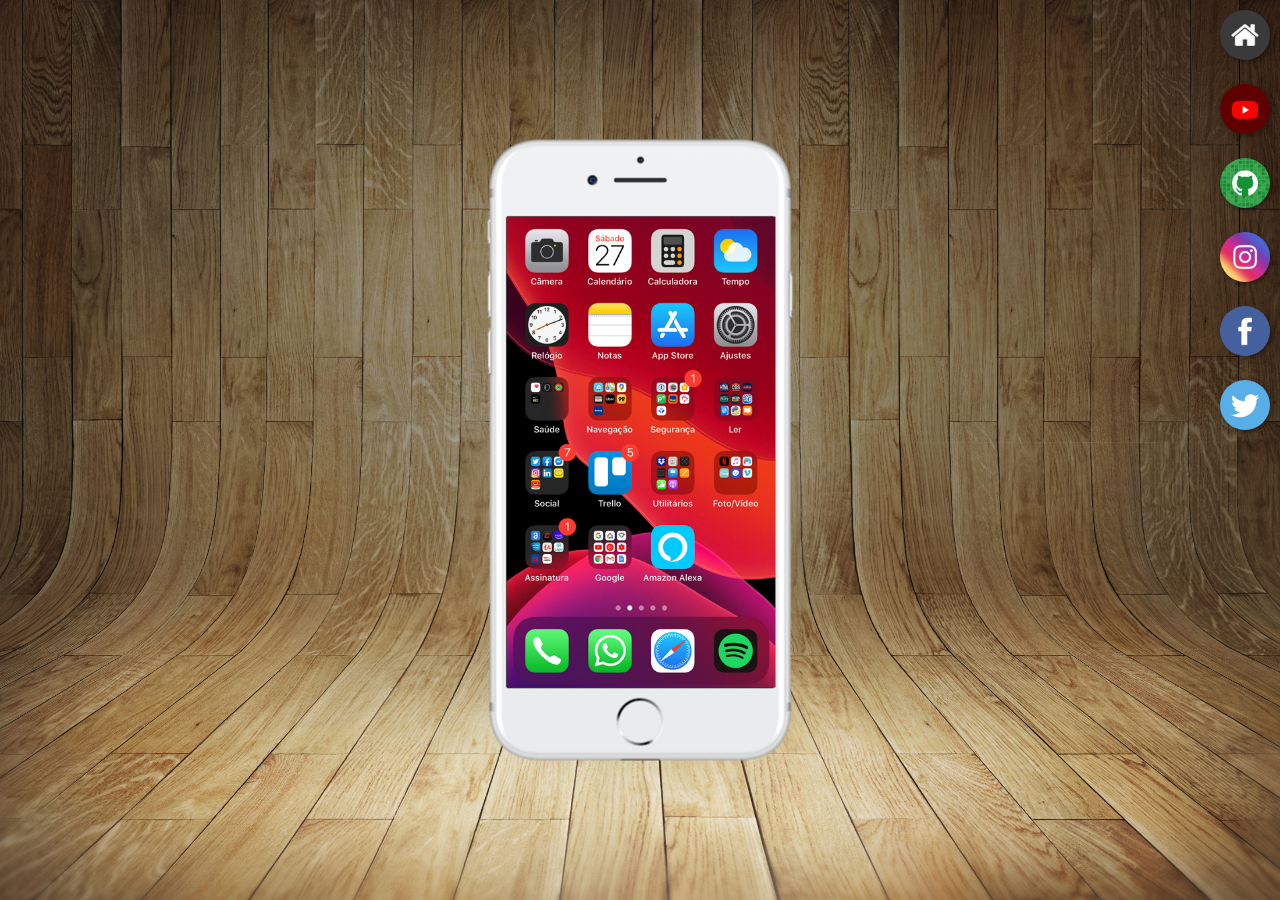
<file: index.html>
<!DOCTYPE html>
<html lang="pt-br">
<head>
    <meta charset="UTF-8">
    <meta name="viewport" content="width=device-width, initial-scale=1.0">
    <title>redes sociais</title>
    <link rel="shortcut icon" href="imagens/favicon.ico" type="image/x-icon">
    <link rel="stylesheet" href="estilo/style.css">
</head>
<body>
    <main>
        <section id="telefone">
            <iframe src="home.html" name="tela" id="tela" frameborder="0"></iframe>
        </section>
        <section id="redes-social">
            <a href="home.html" target="tela"><img src="imagens/logo-home.jpg" alt="home"></a> <br>
            <a href="youtube.html" target="tela"><img src="imagens/logo-youtube.jpg" alt="YouTube"></a> <br>
            <a href="github.html" target="tela"><img src="imagens/logo-github.jpg" alt="Github"></a> <br>
            <a href="Instagram.html" target="tela"><img src="imagens/logo-instagram.jpg" alt="Instagram"></a> <br>
            <a href="facebook.html" target="tela"><img src="imagens/logo-facebook.jpg" alt="Facebook"></a> <br>
            <a href="twitter.html" target="tela"><img src="imagens/logo-twitter.jpg" alt="Twitter"></a>
        </section>
    </main>
</body>
</html>
</file>
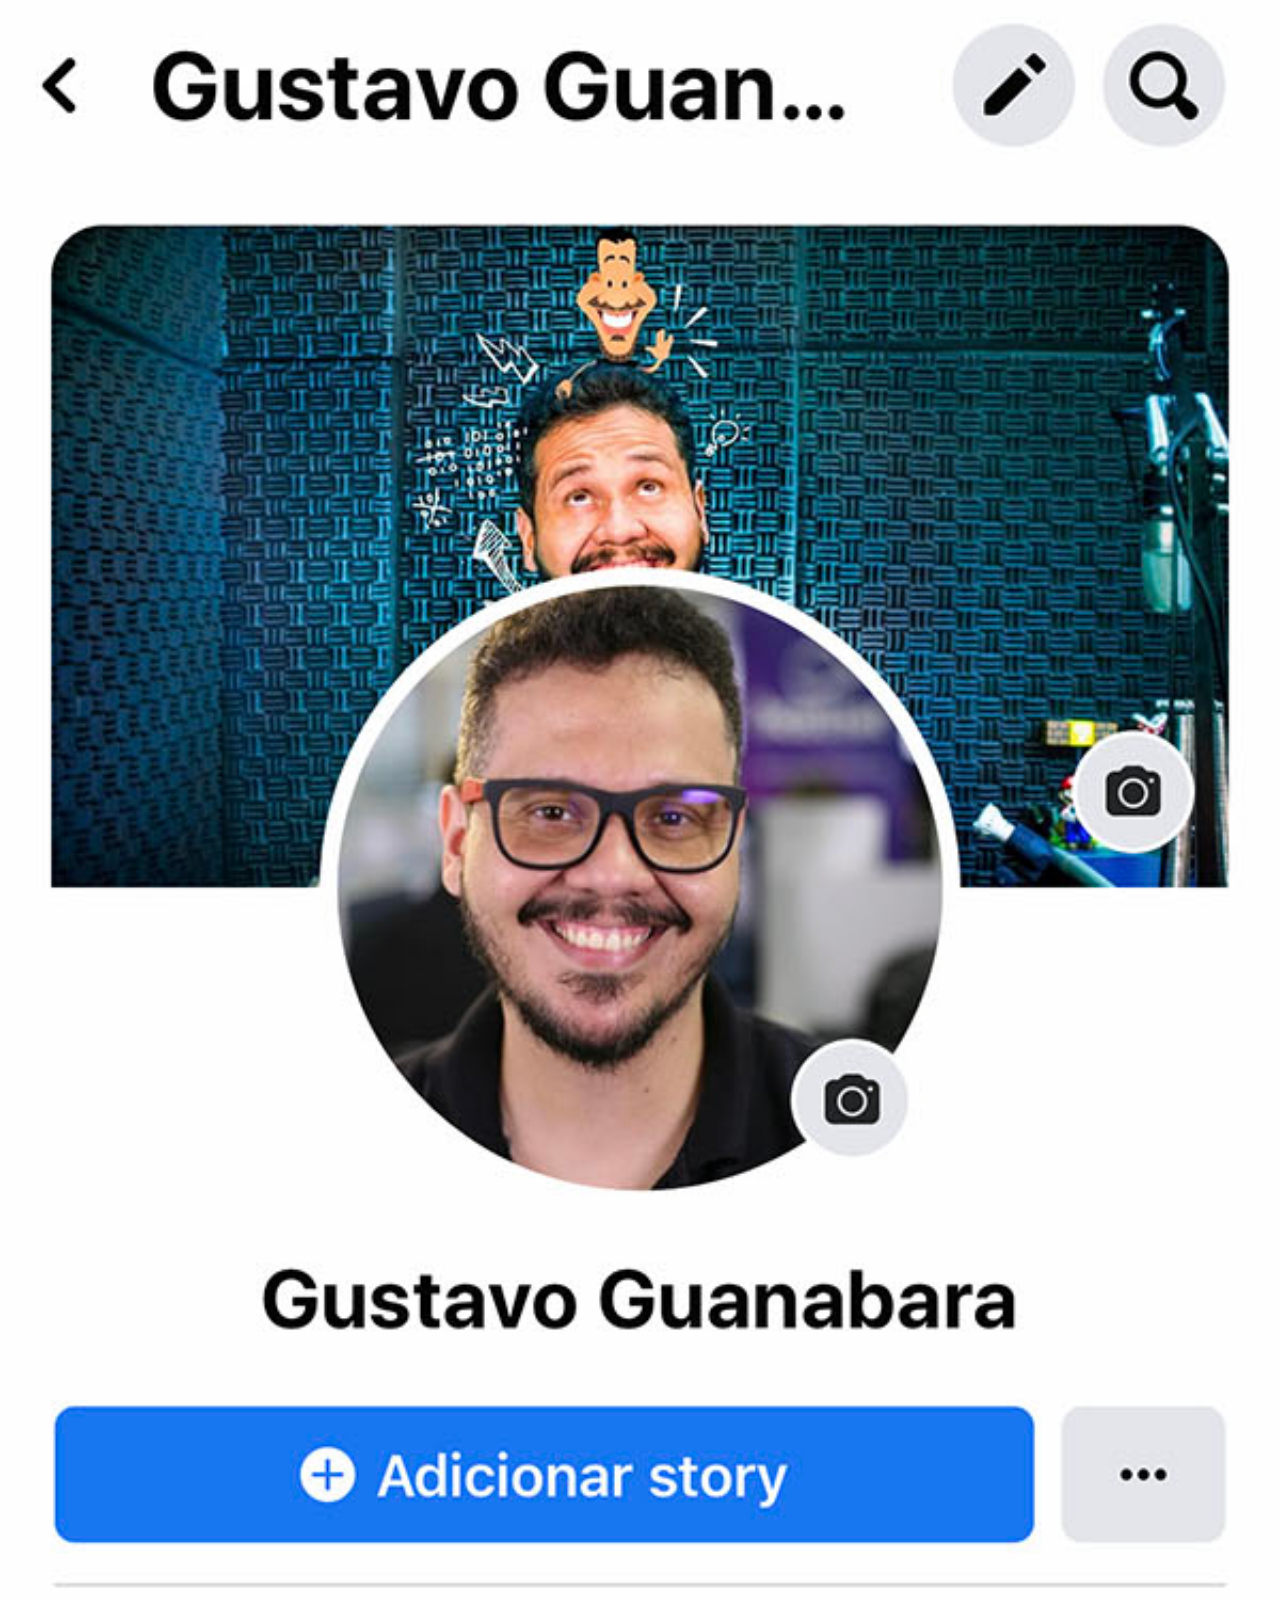
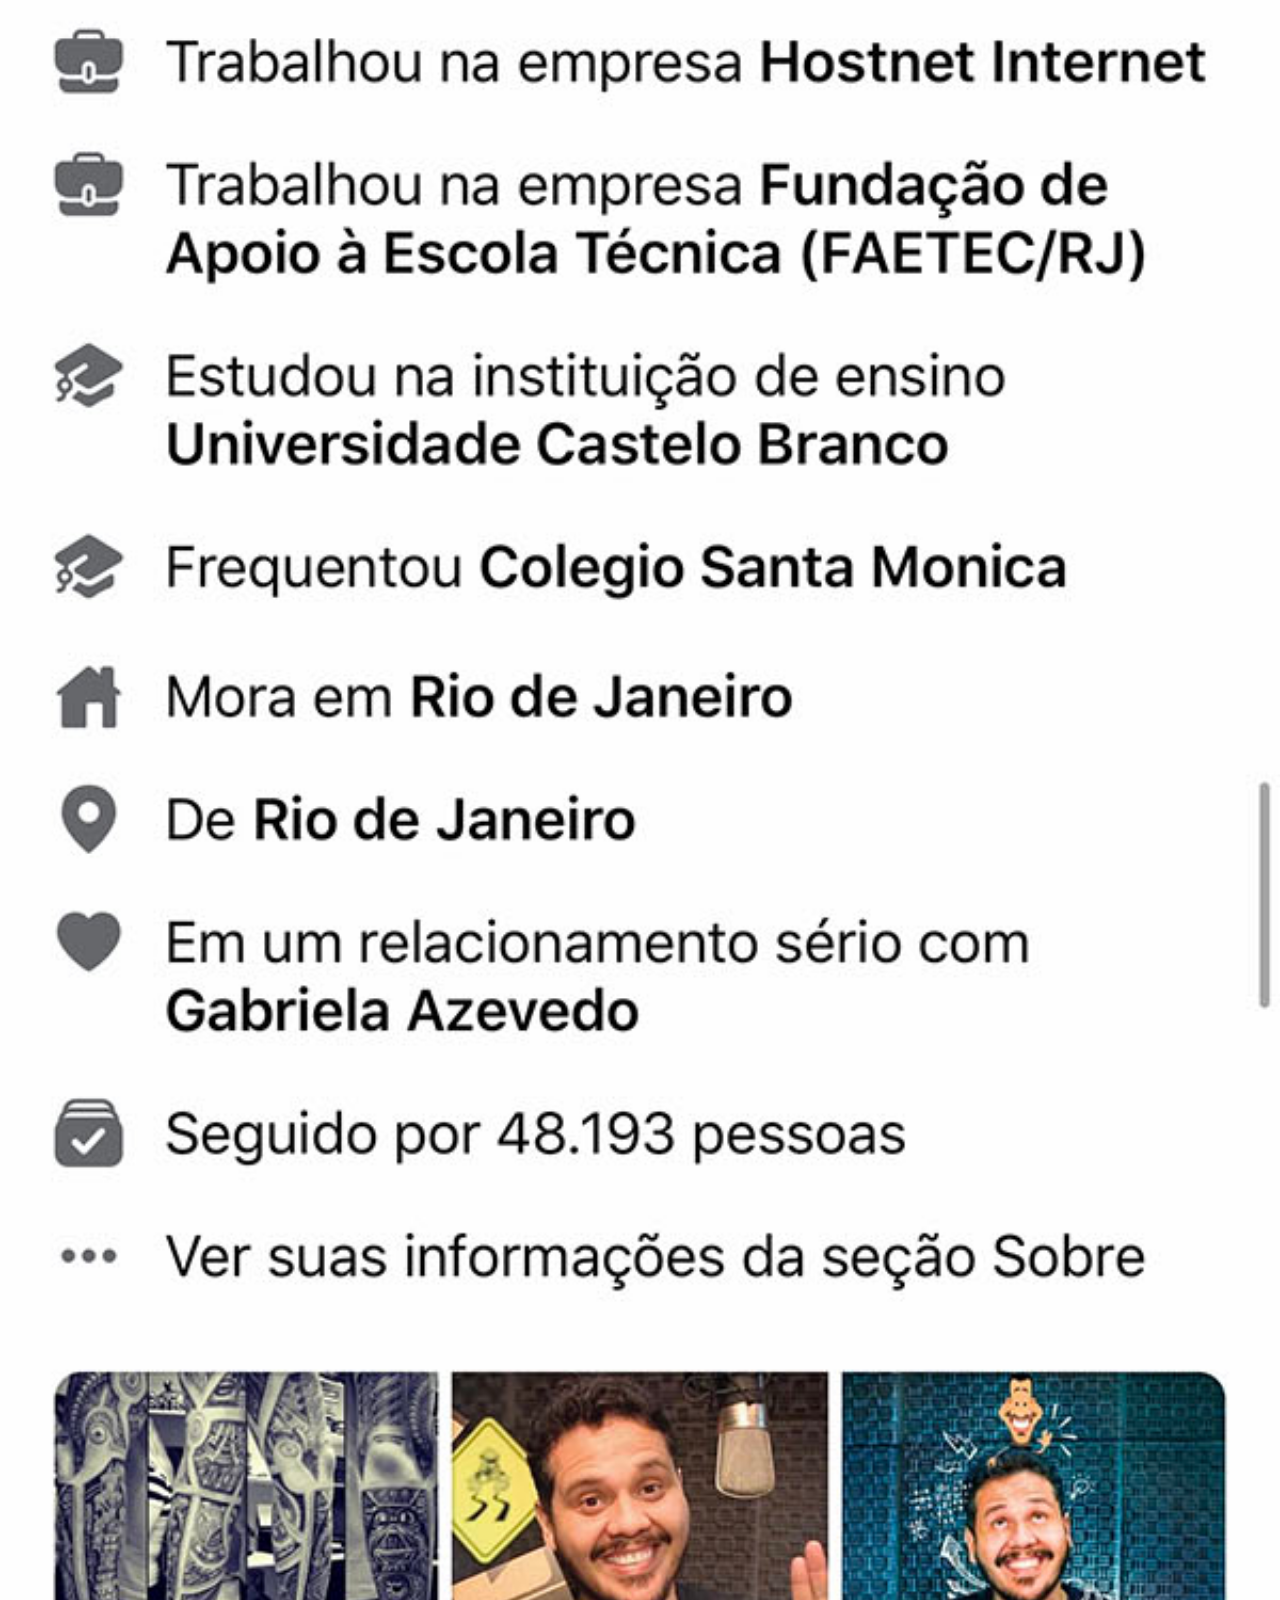
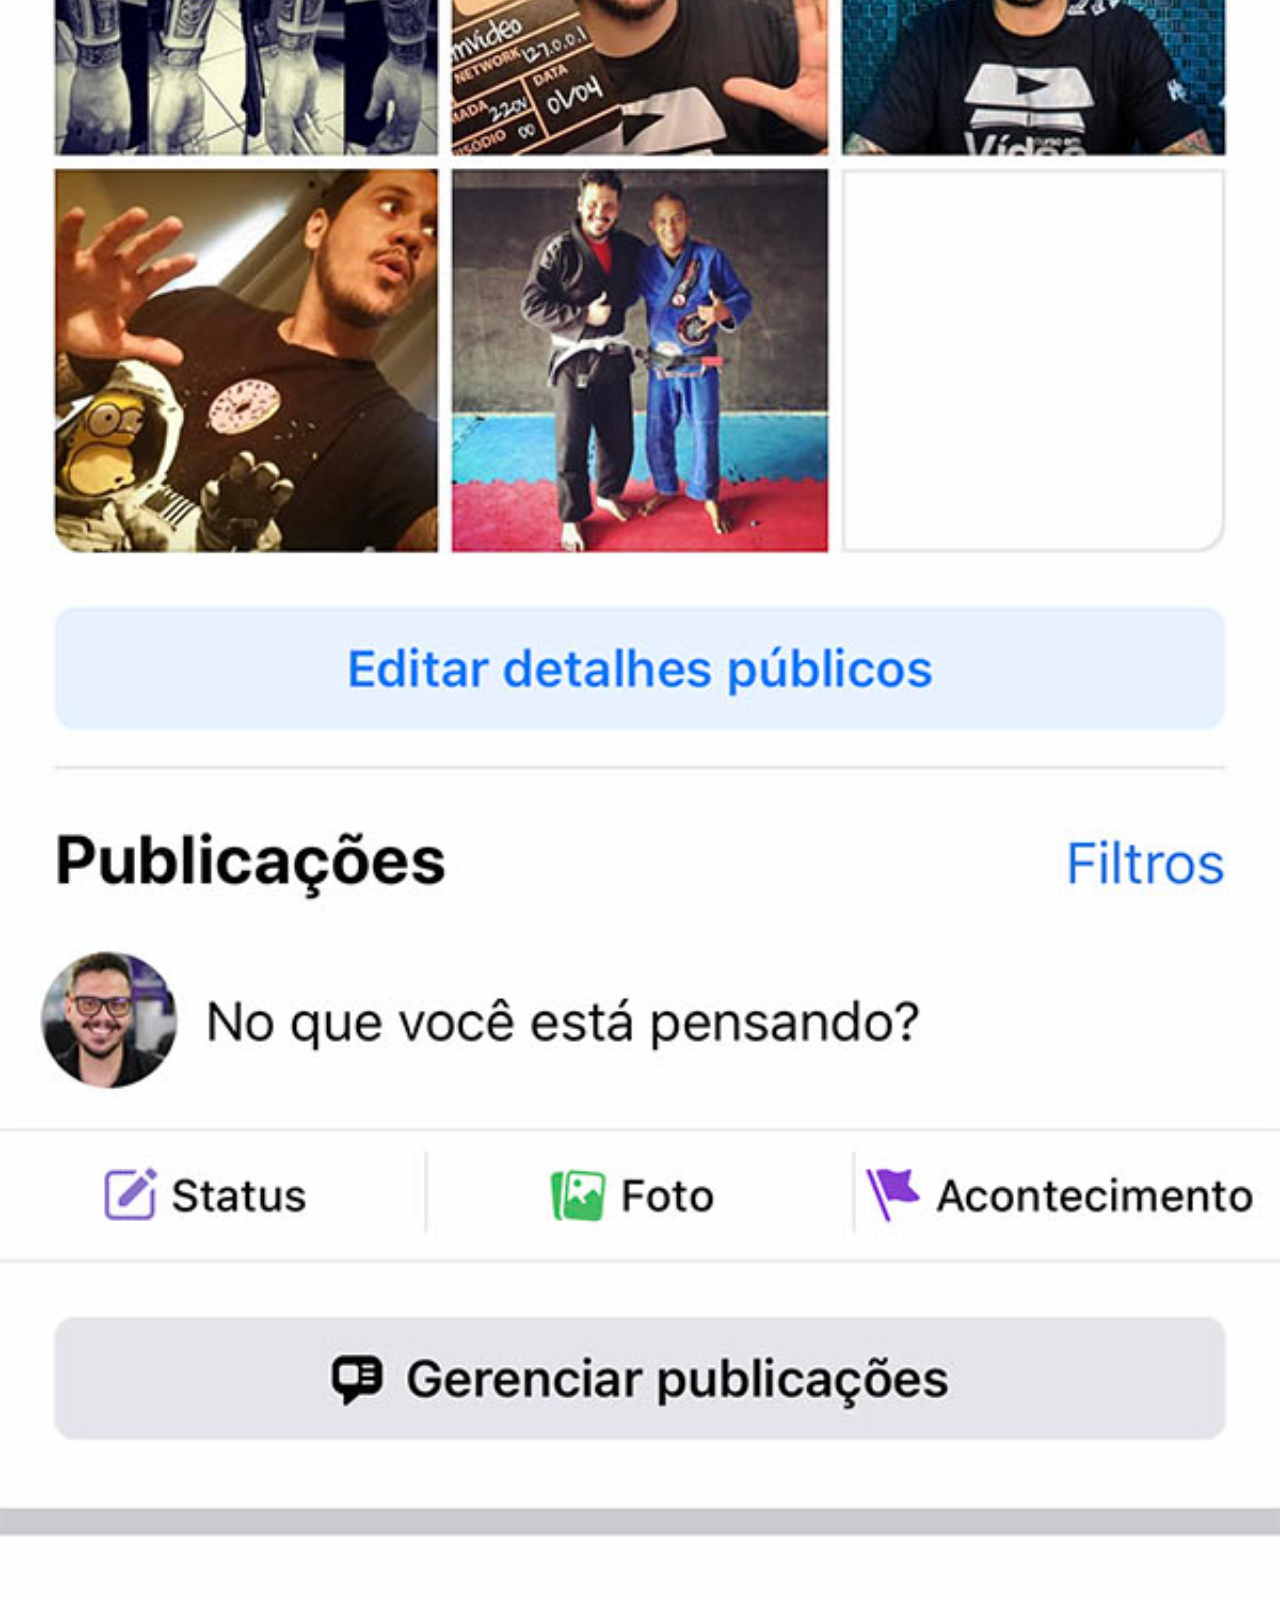
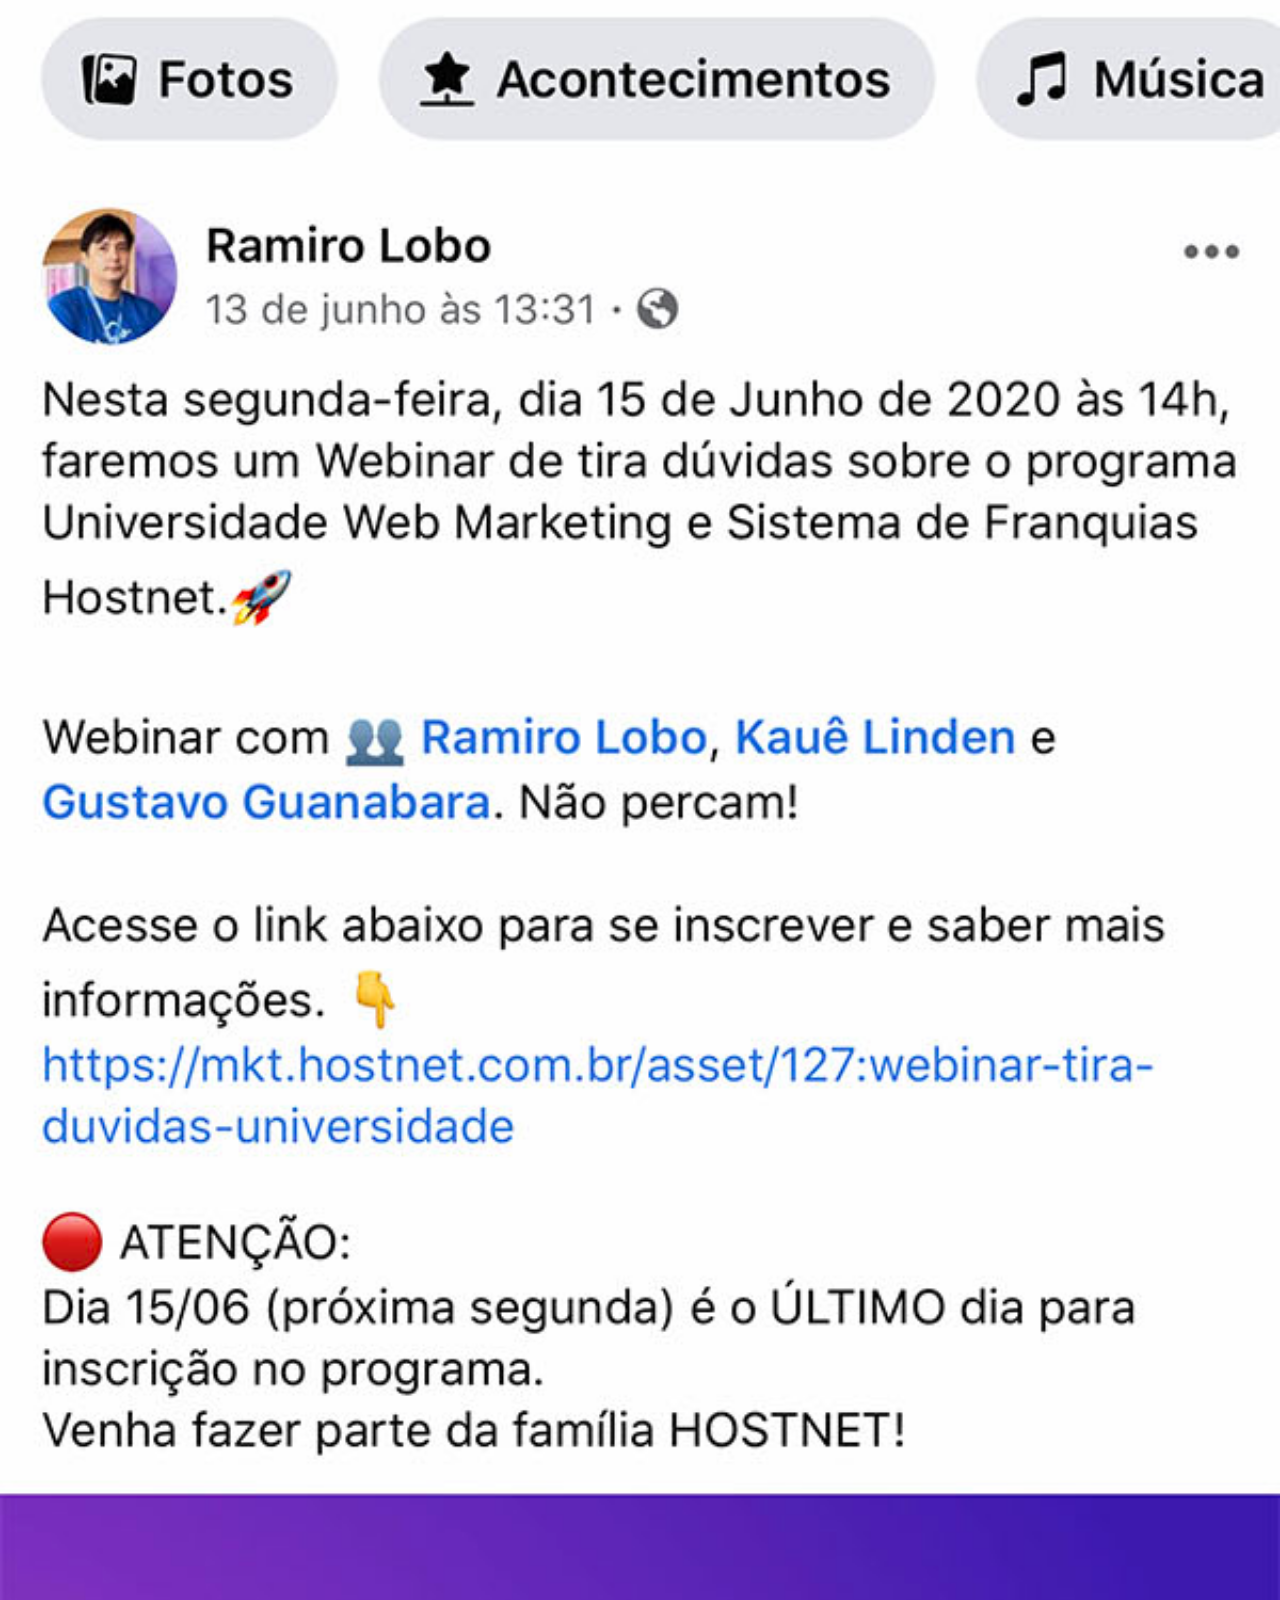
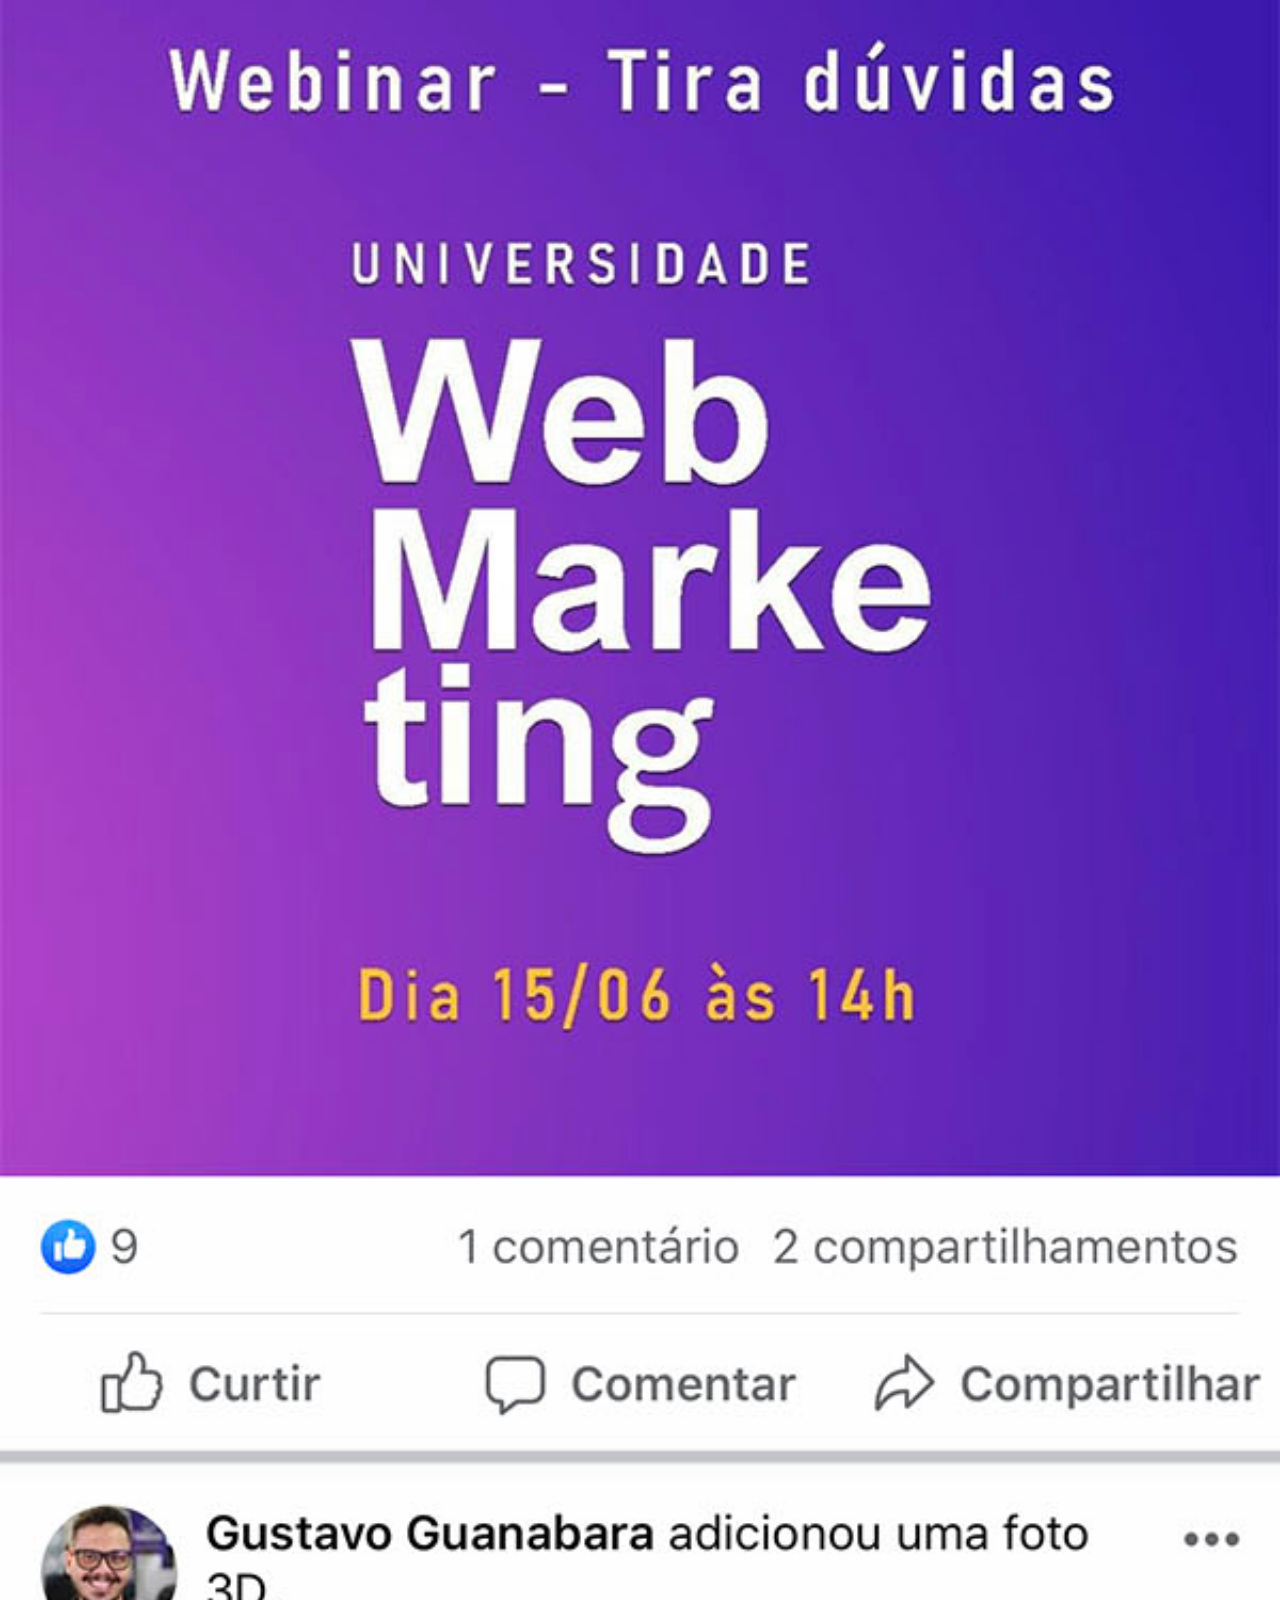
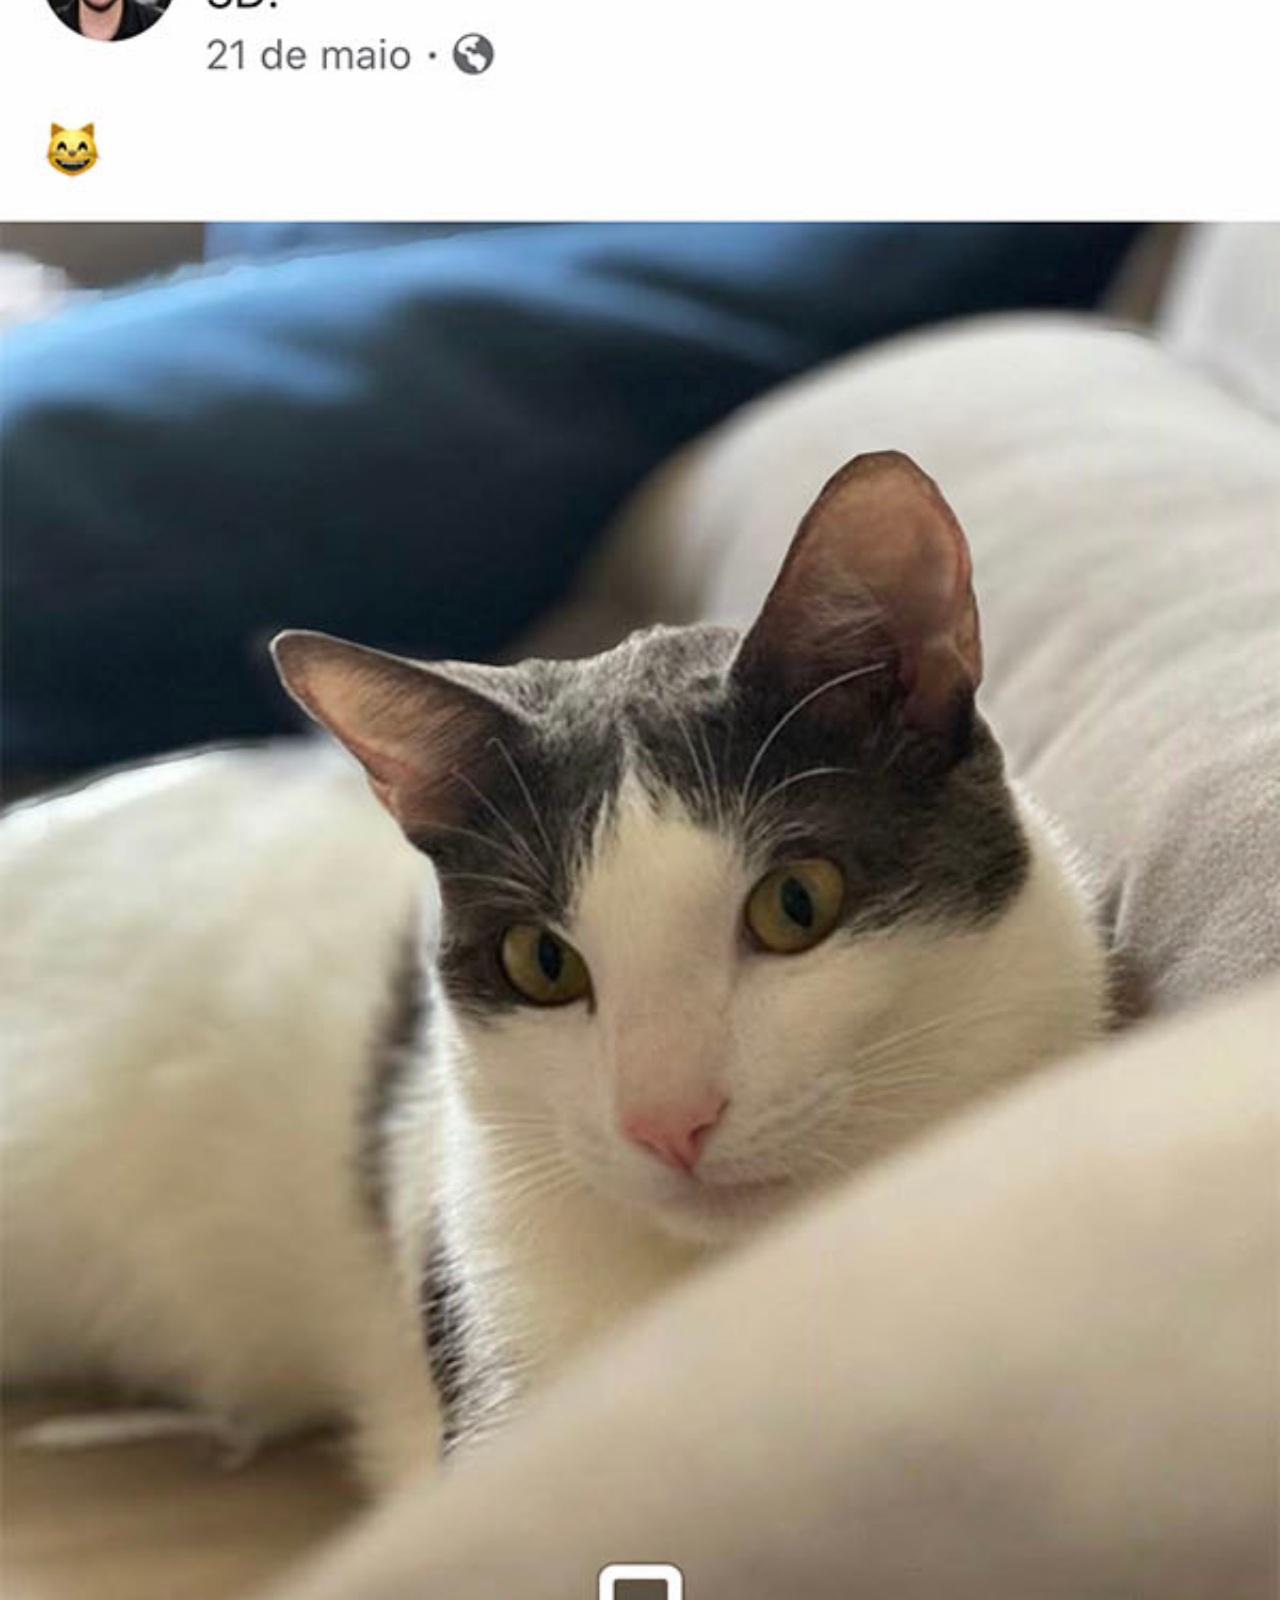
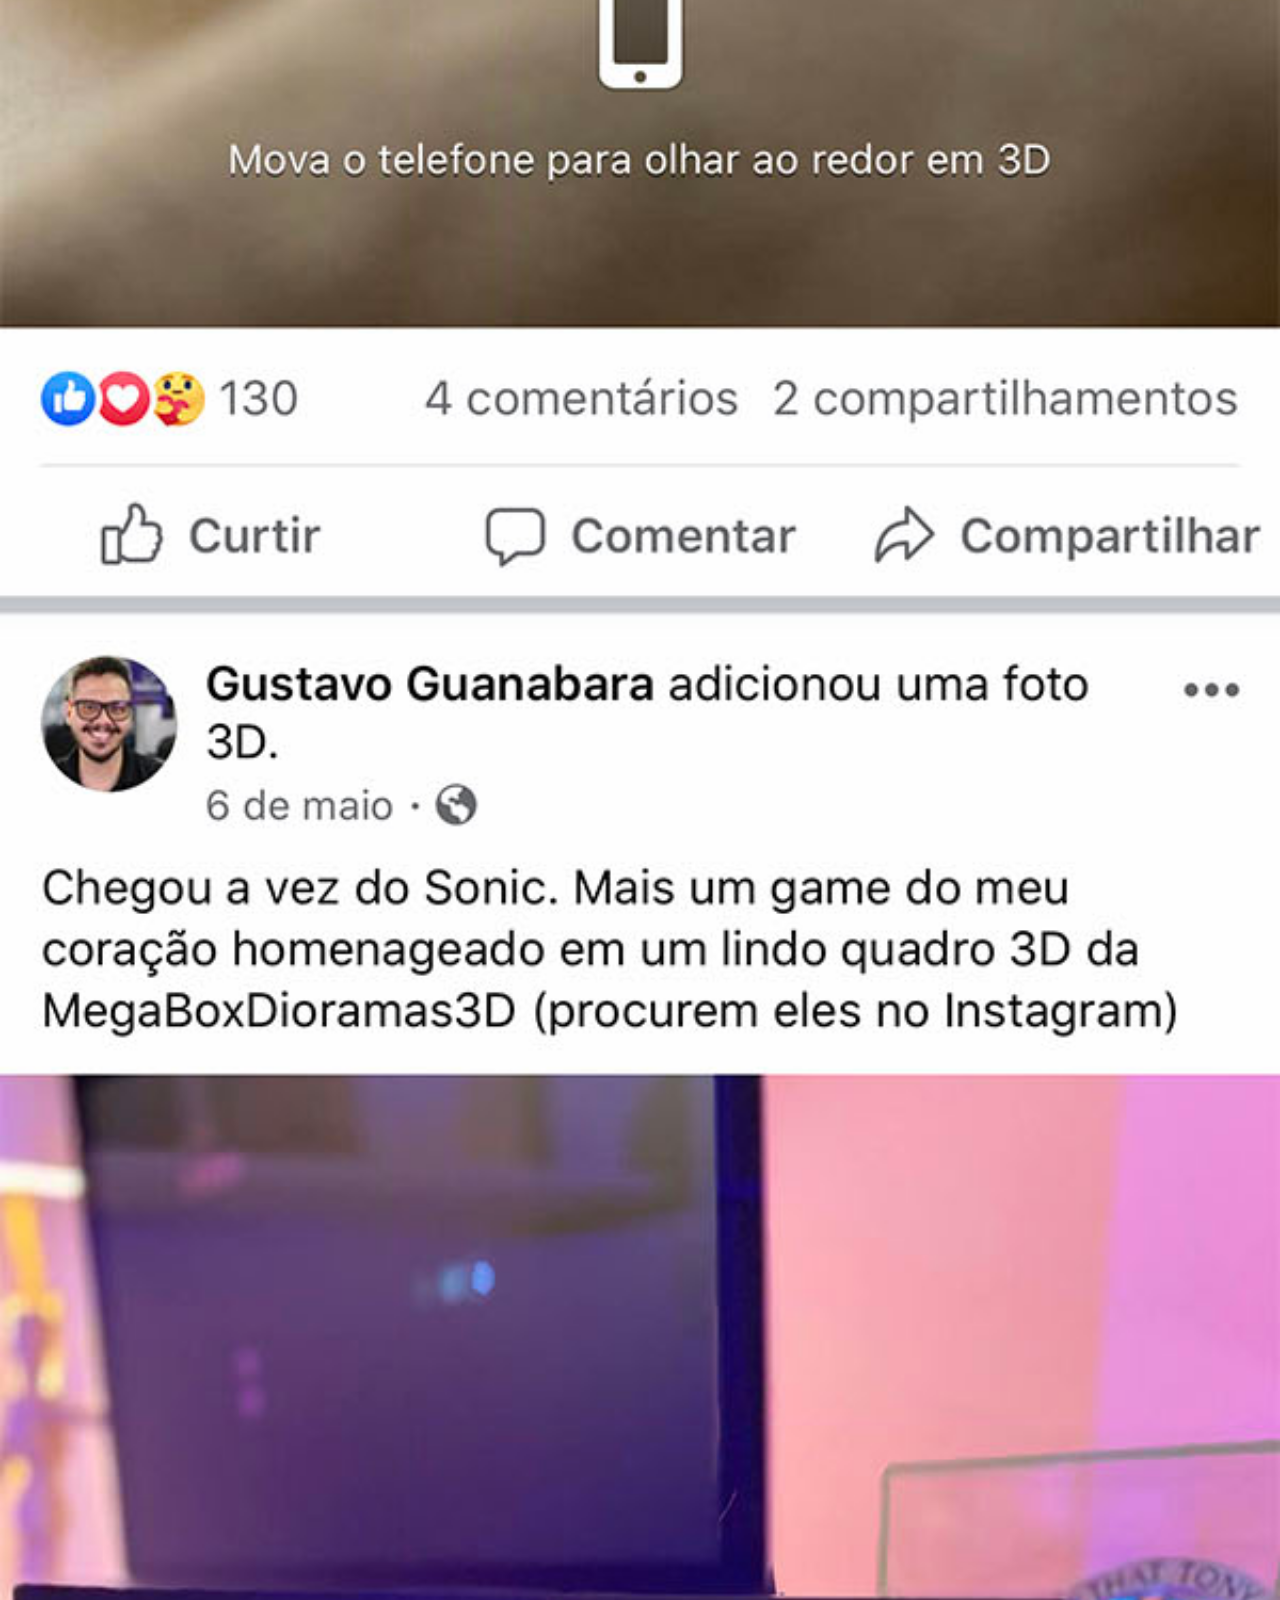
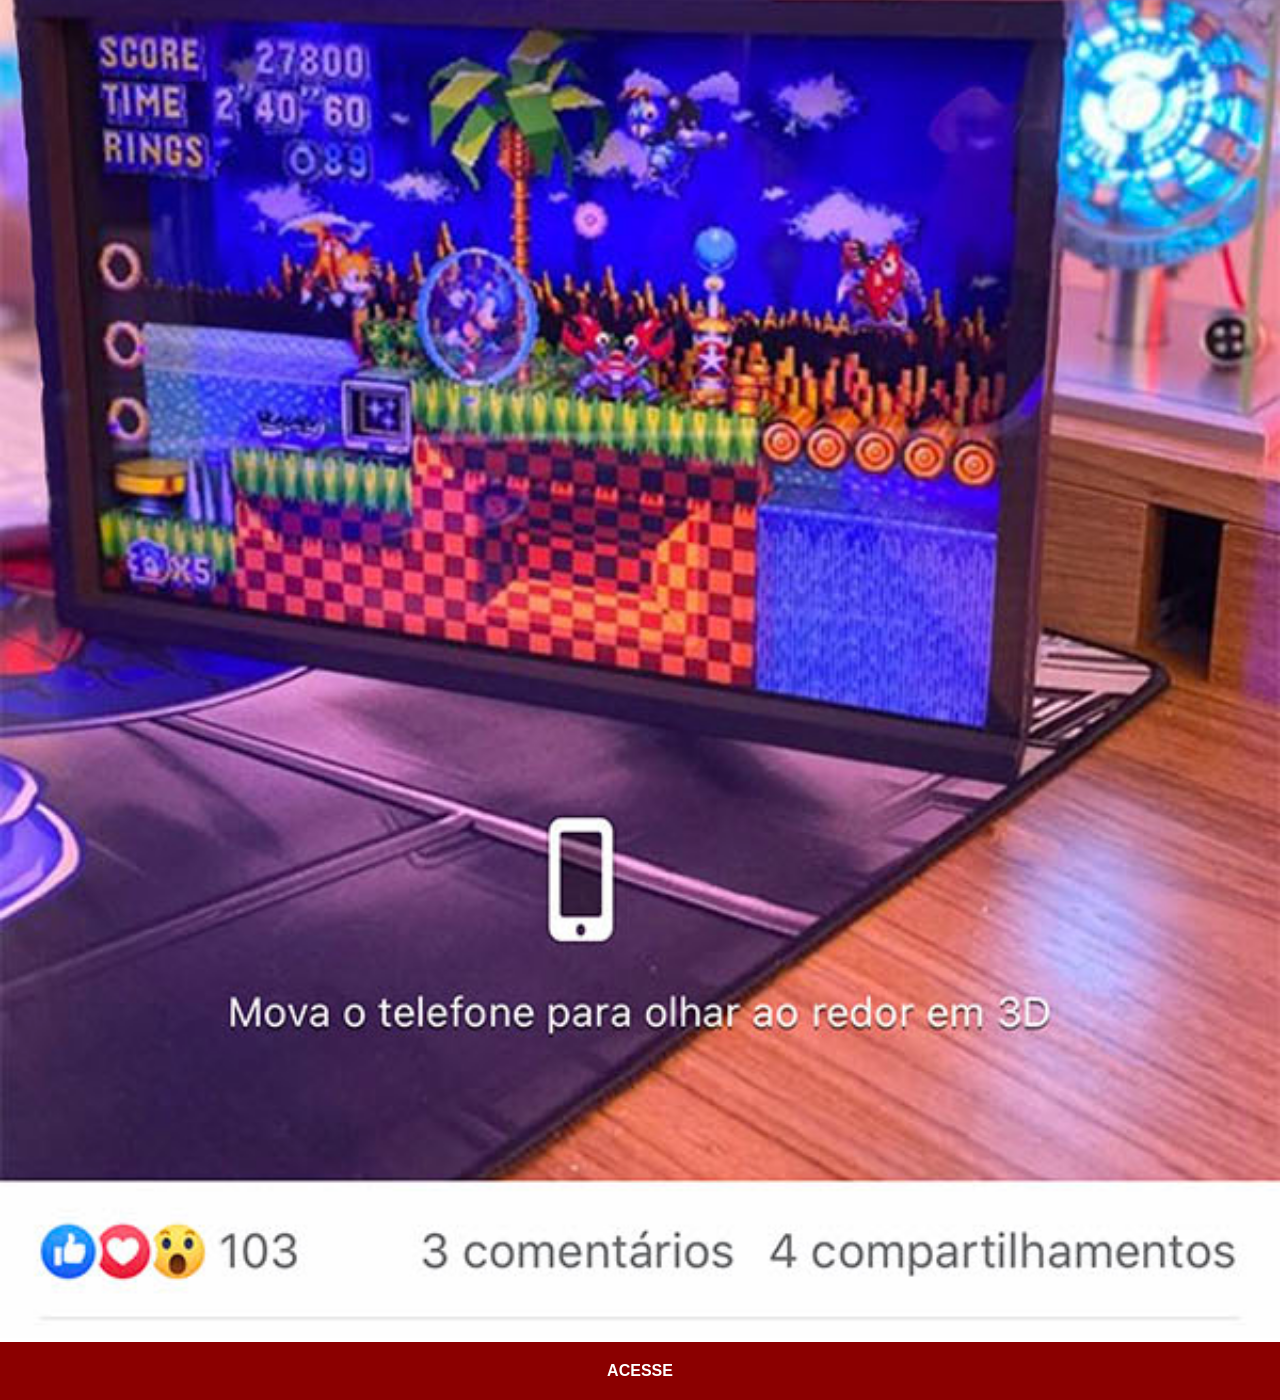
<file: facebook.html>
<!DOCTYPE html>
<html lang="pt-br">
<head>
    <meta charset="UTF-8">
    <meta name="viewport" content="width=device-width, initial-scale=1.0">
    <title>tela-facebook</title>
    <link rel="stylesheet" href="estilo/social.css">
</head>
<body>
    <img src="imagens/tela-facebook.jpg" alt="Facebook">
    <a href="#">ACESSE</a>
</body>
</html>
</file>
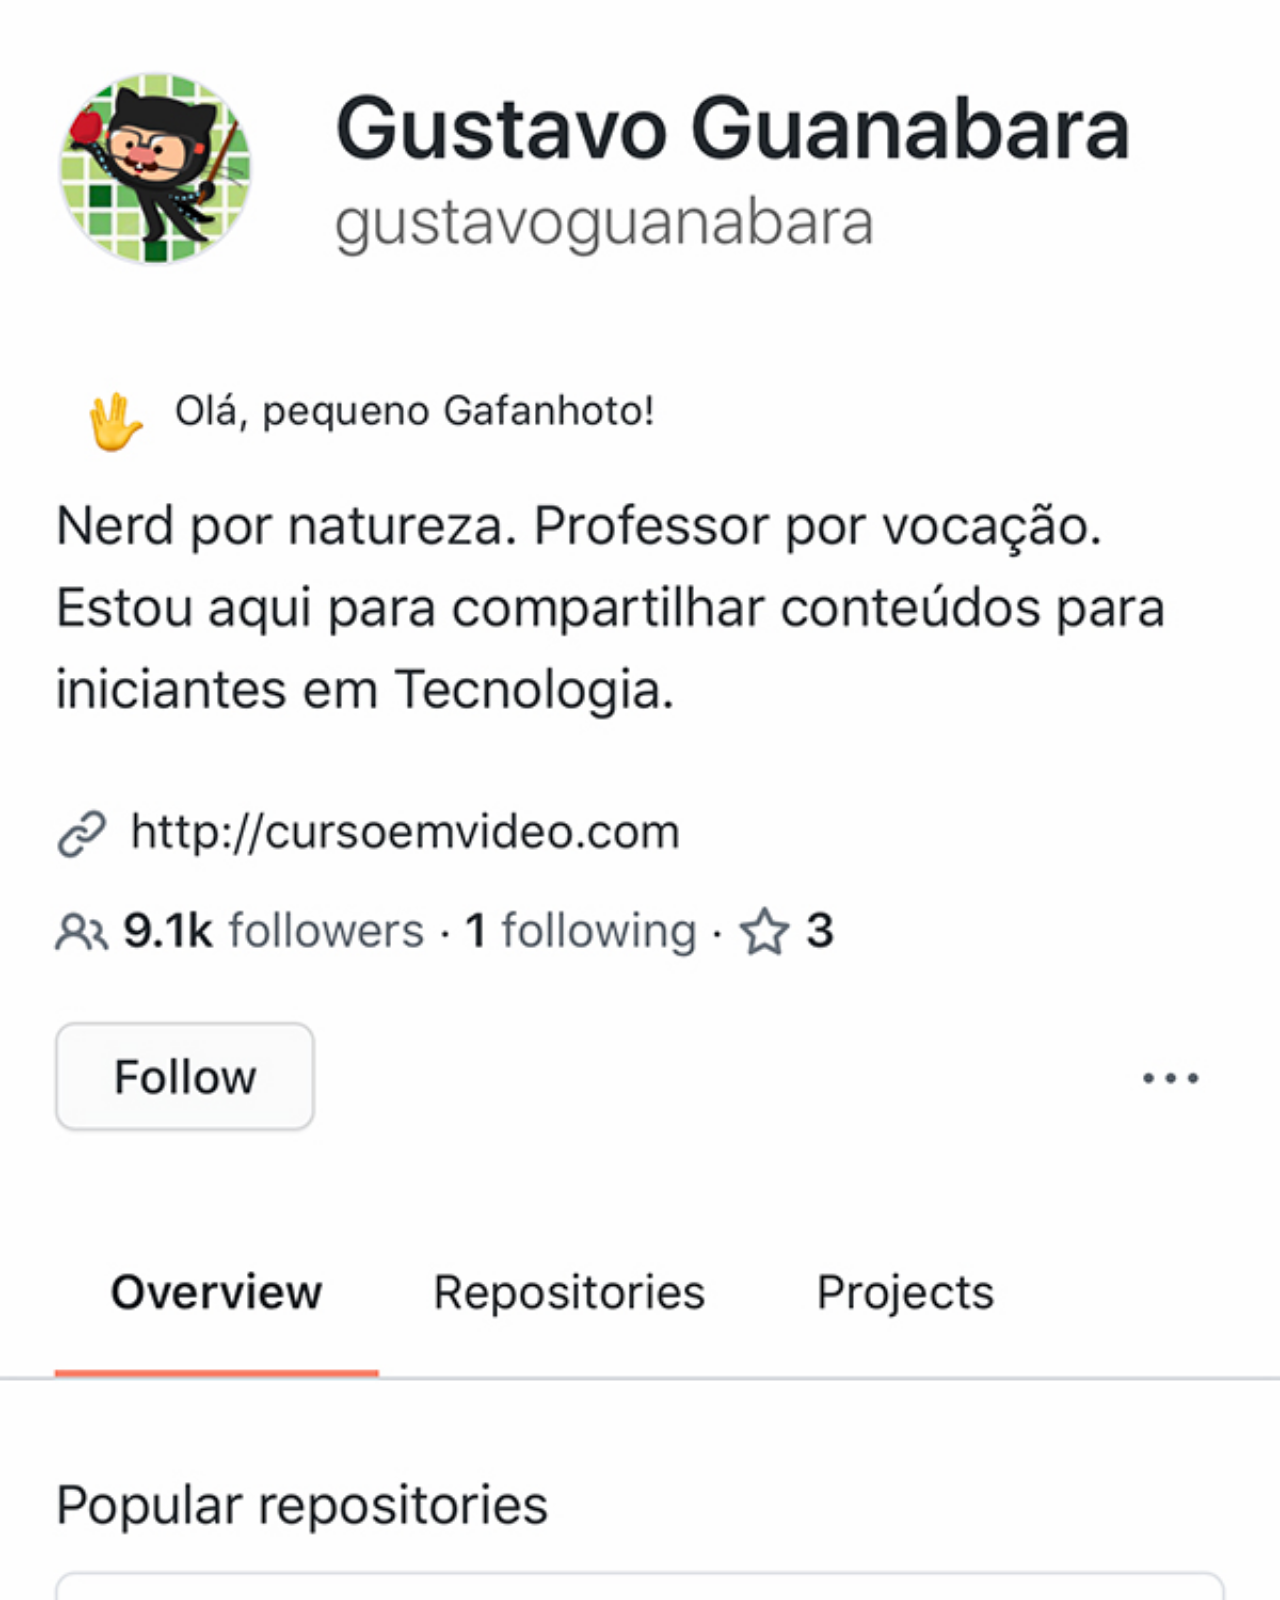
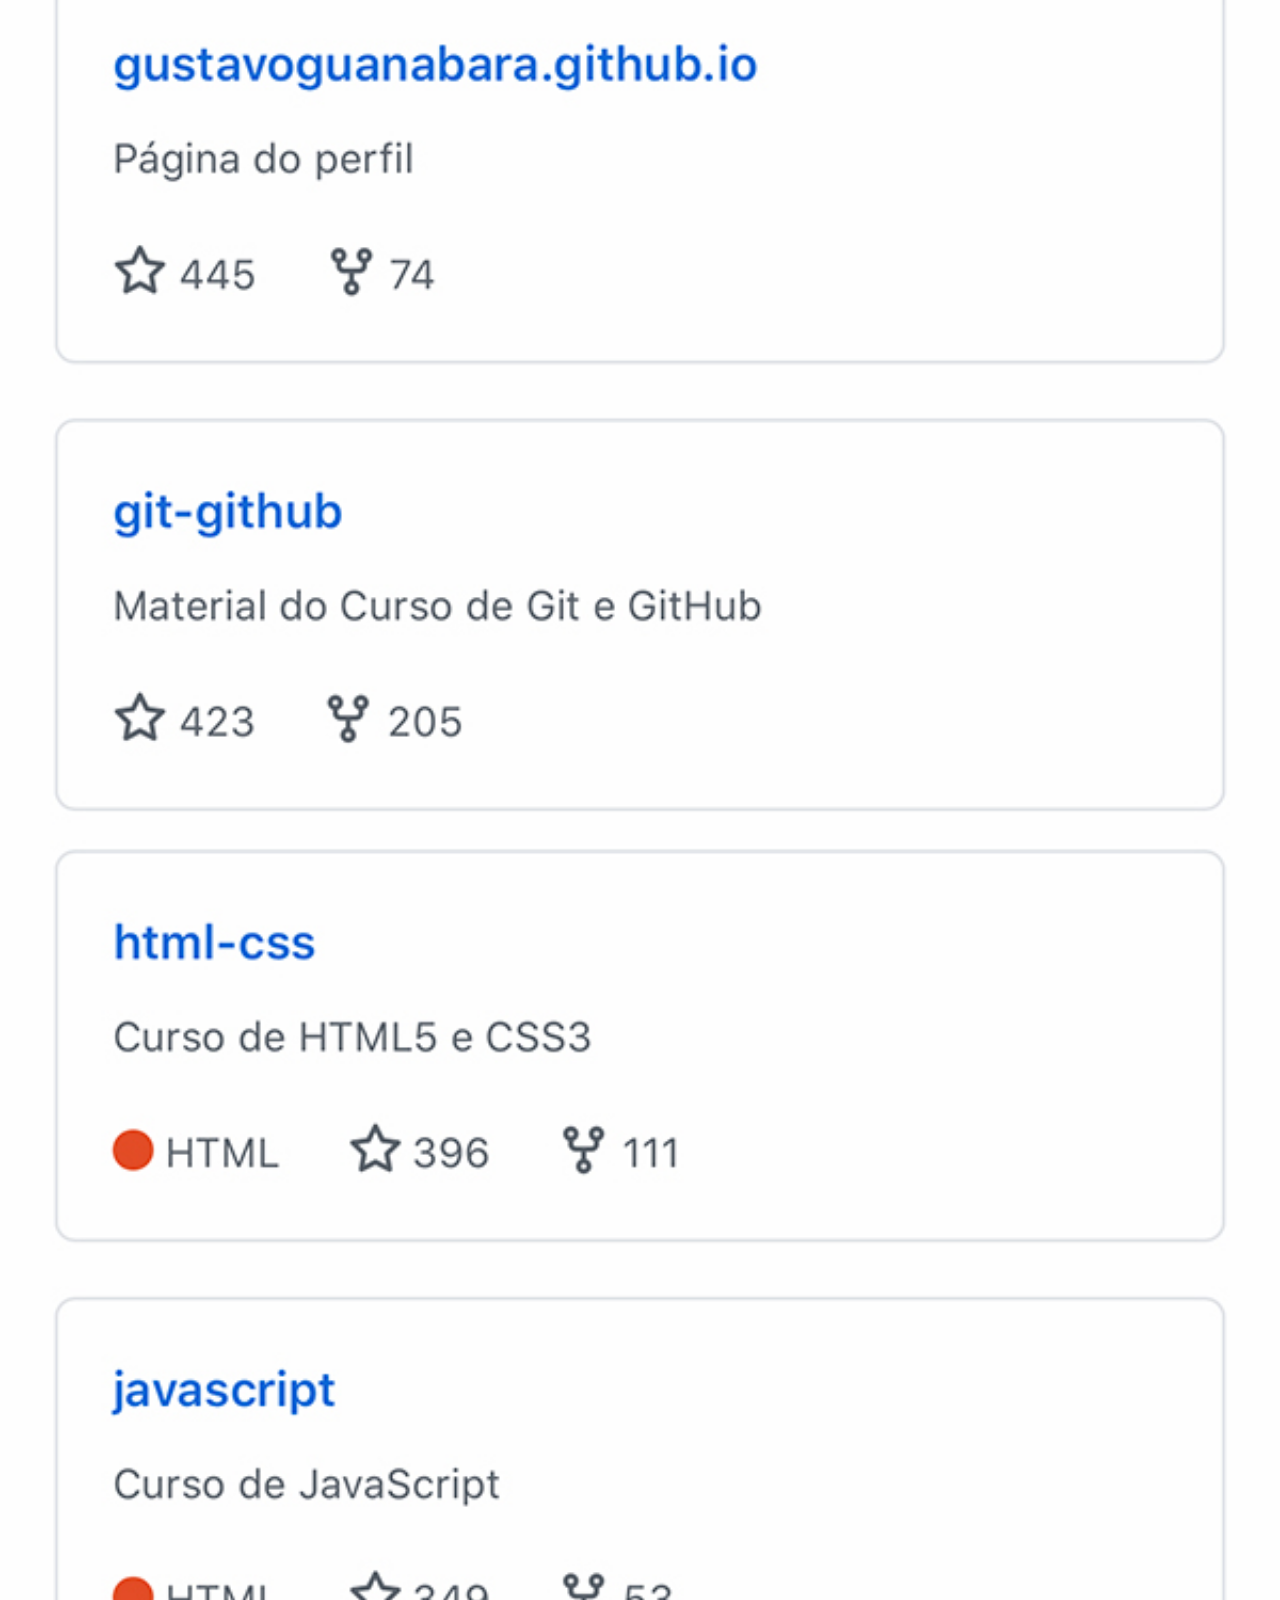
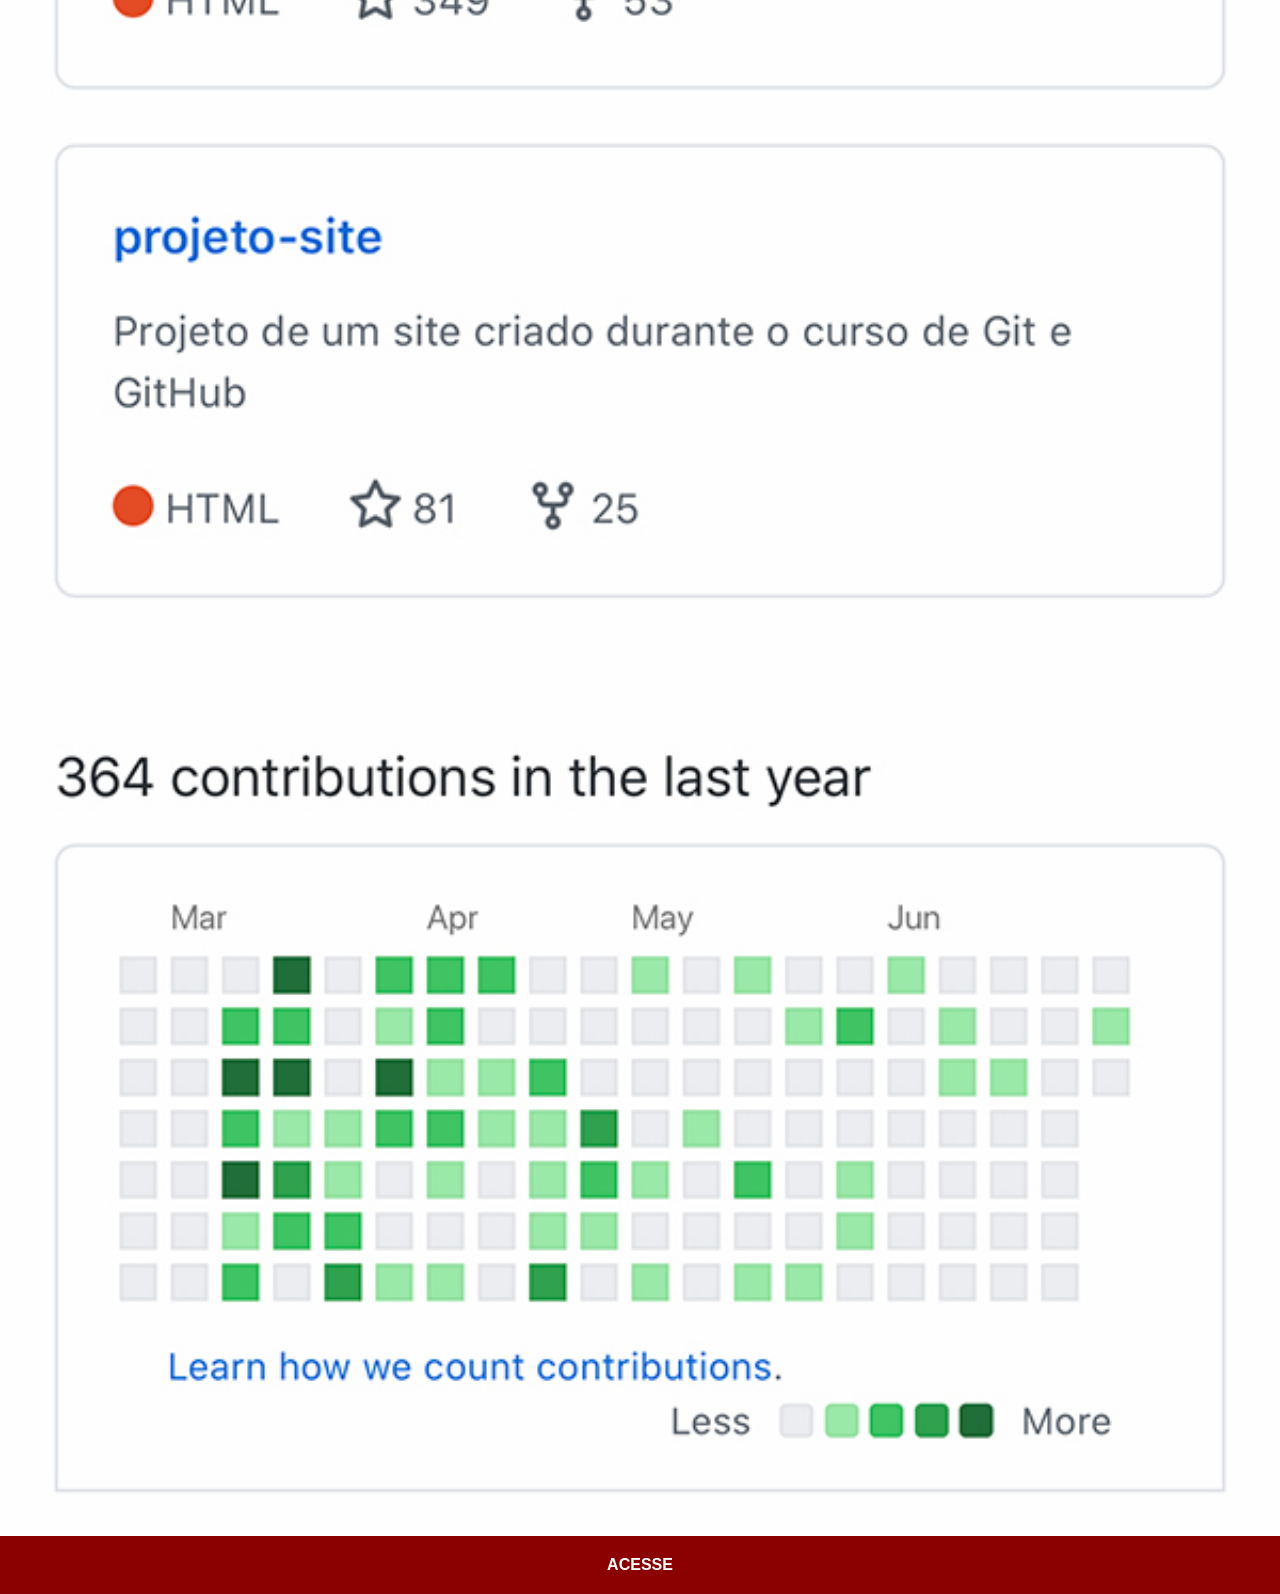
<file: github.html>
<!DOCTYPE html>
<html lang="pt-br">
<head>
    <meta charset="UTF-8">
    <meta name="viewport" content="width=device-width, initial-scale=1.0">
    <title>tela-github</title>
    <link rel="stylesheet" href="estilo/social.css">
</head>
<body>
    <img src="imagens/tela-github.jpg" alt="Github">
    <a href="#">ACESSE</a>
</body>
</html>
</file>
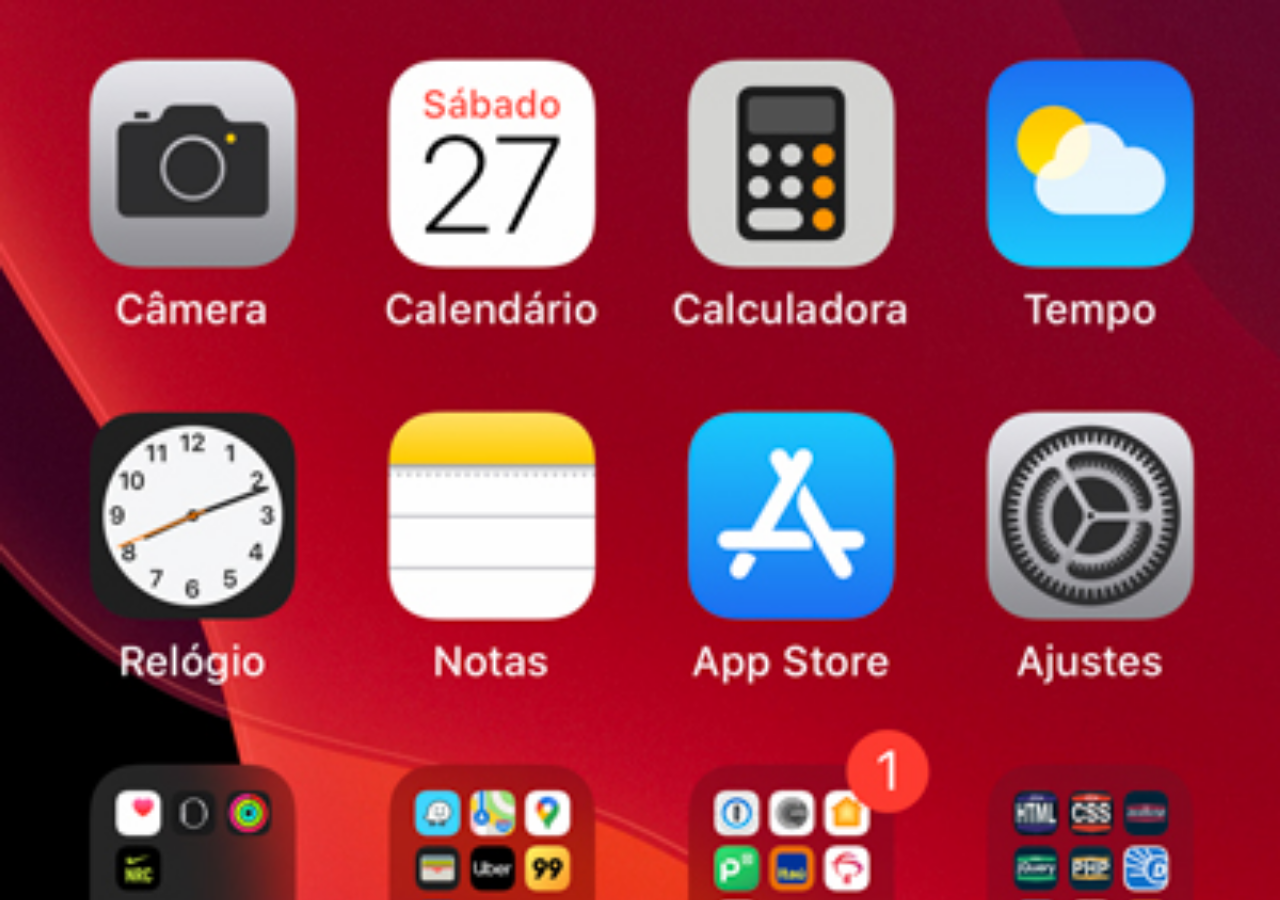
<file: home.html>
<!DOCTYPE html>
<html lang="pt-br">
<head>
    <meta charset="UTF-8">
    <meta name="viewport" content="width=device-width, initial-scale=1.0">
    <title>home</title>
    <style>
        * {
            margin: 0px;
            padding: 0px;
        }
        body {
            width: 100vw;
            height: 100vh;
            background: black url('imagens/tela-home.jpg') no-repeat top center;
            background-size: cover;
        }
    </style>
</head>
<body>
    
</body>
</html>
</file>
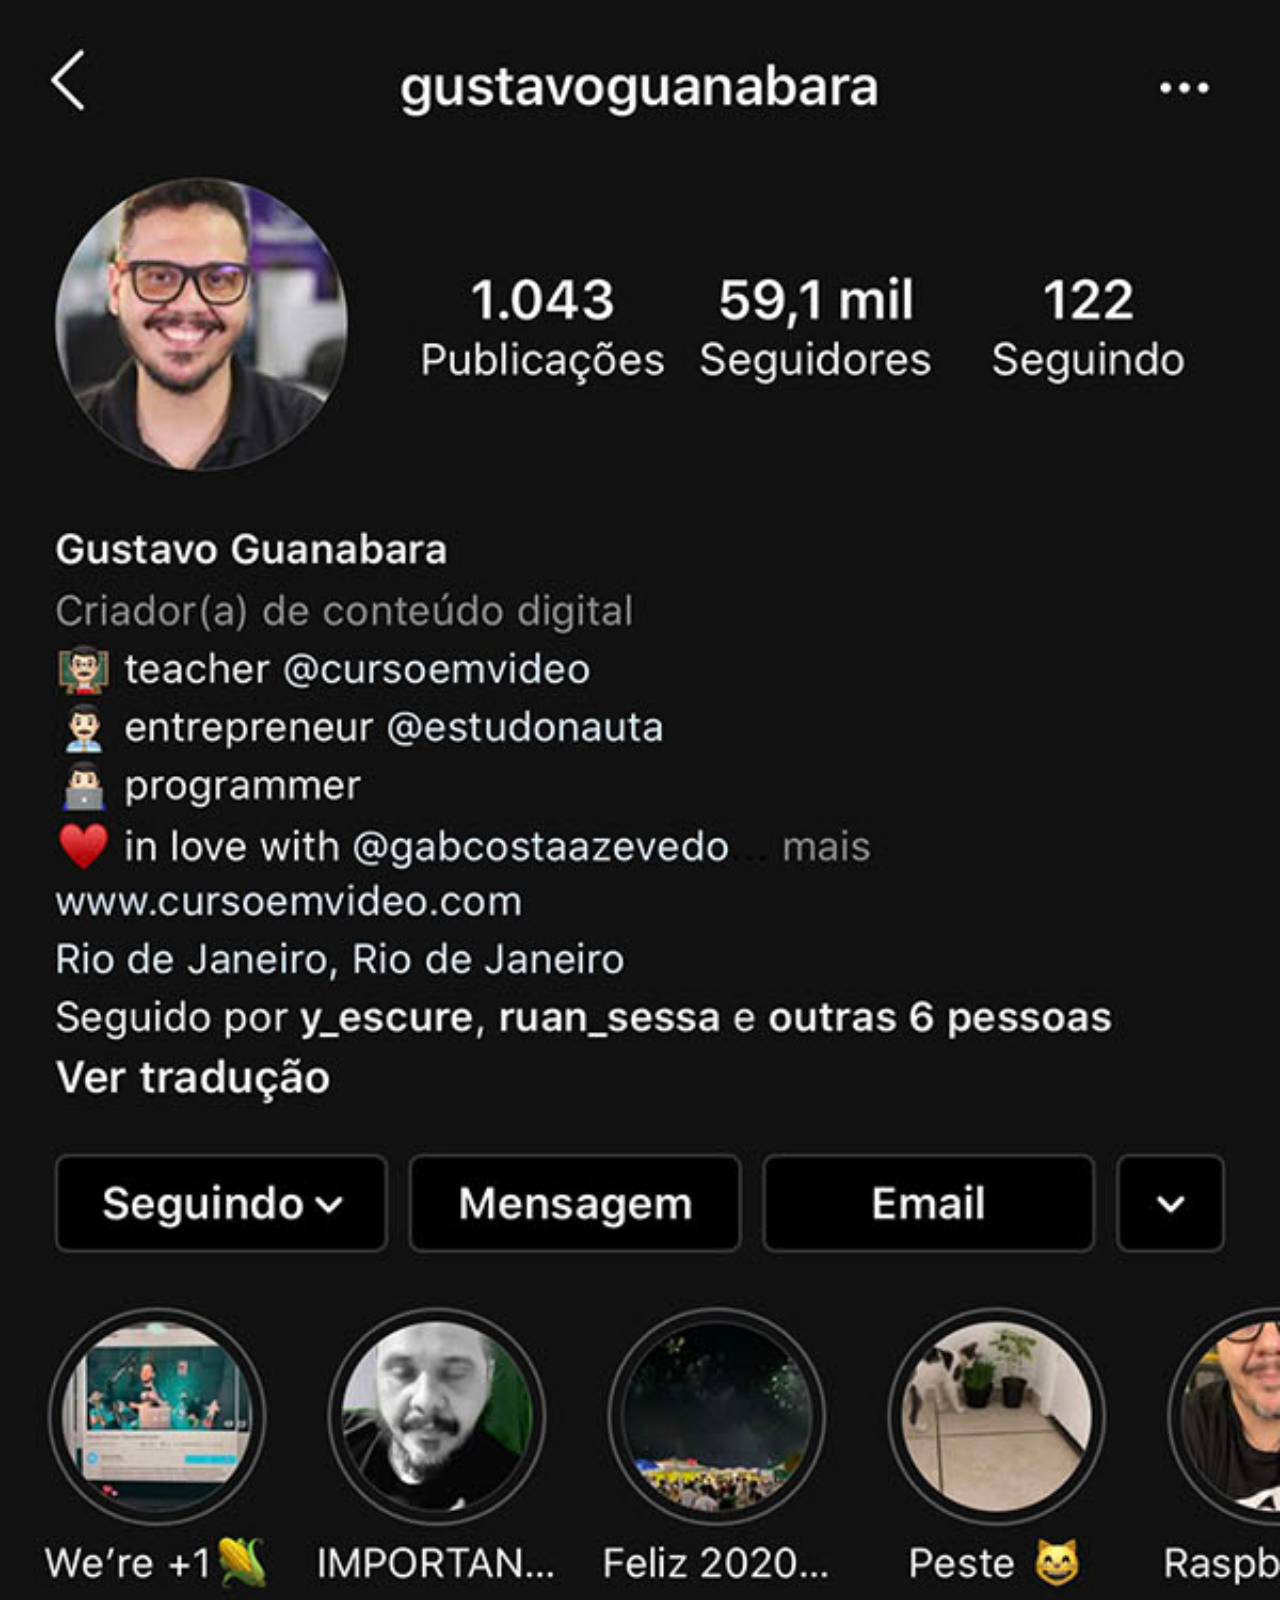
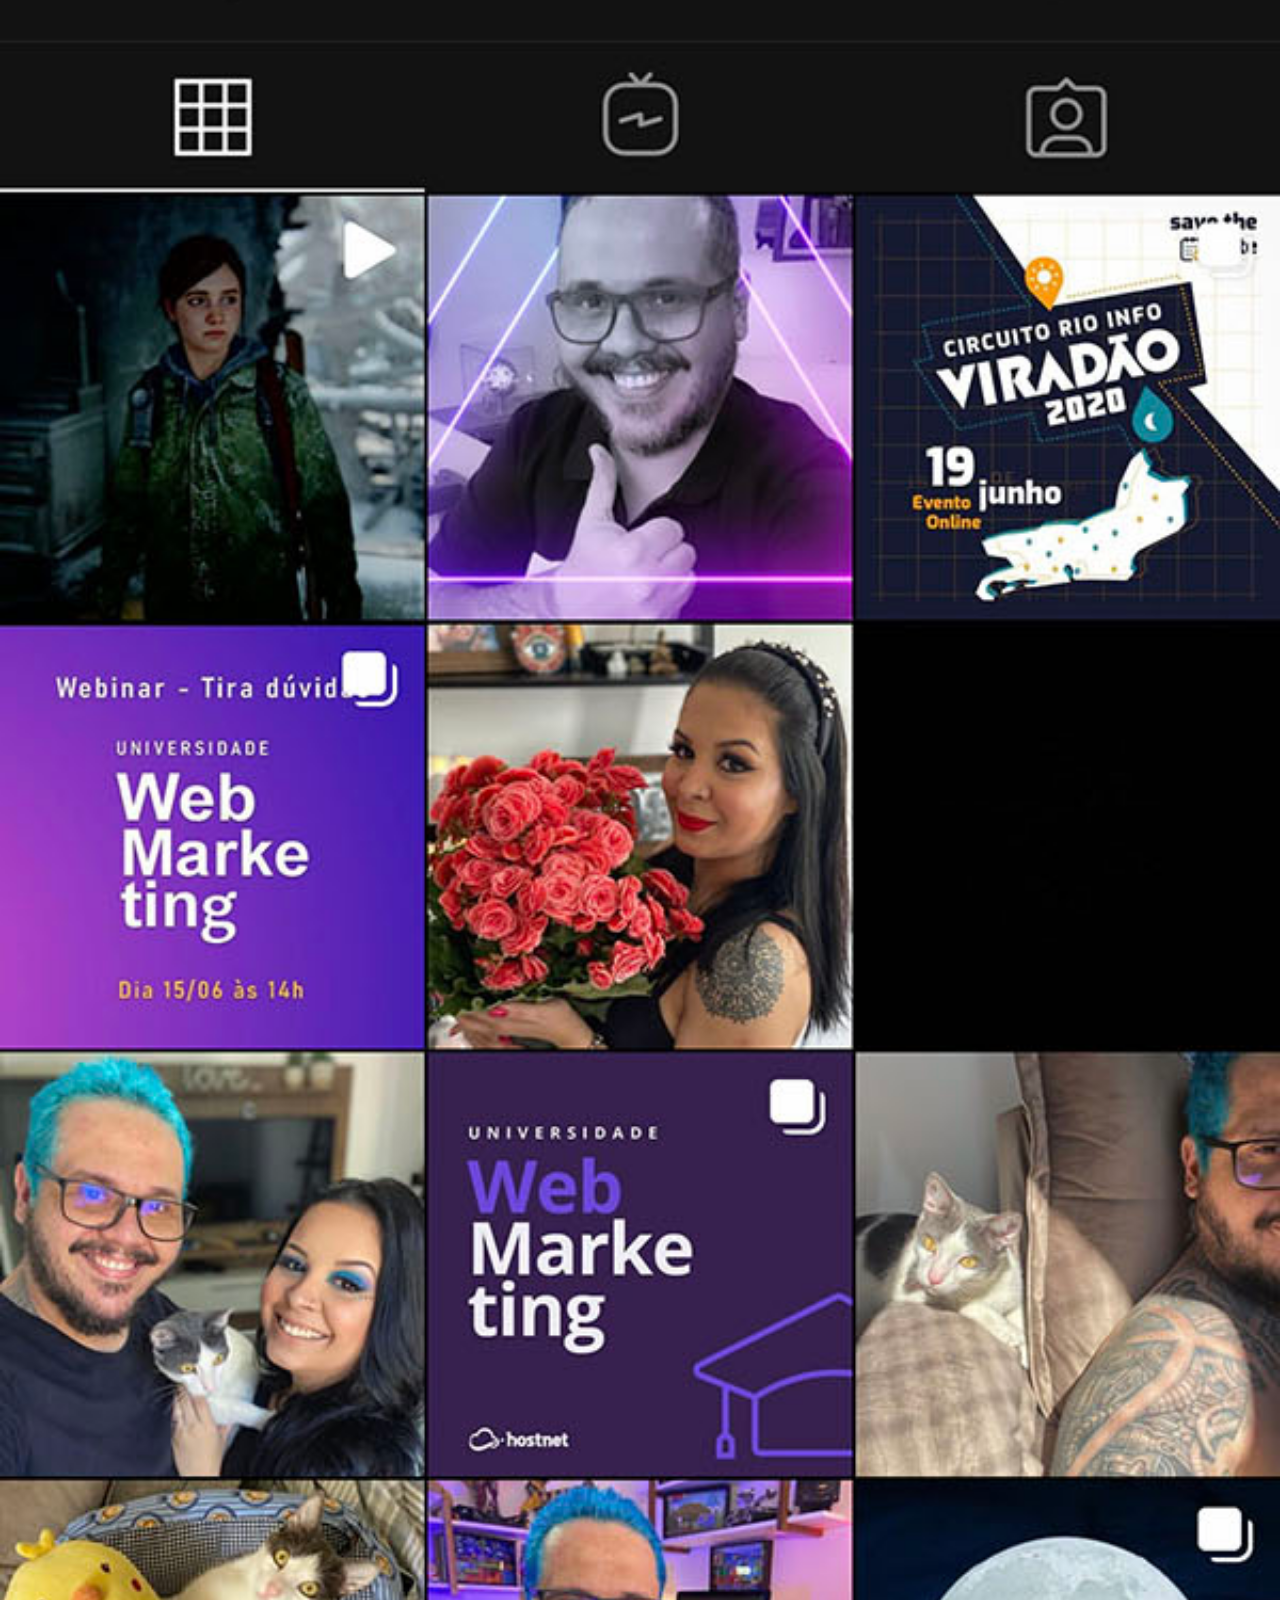
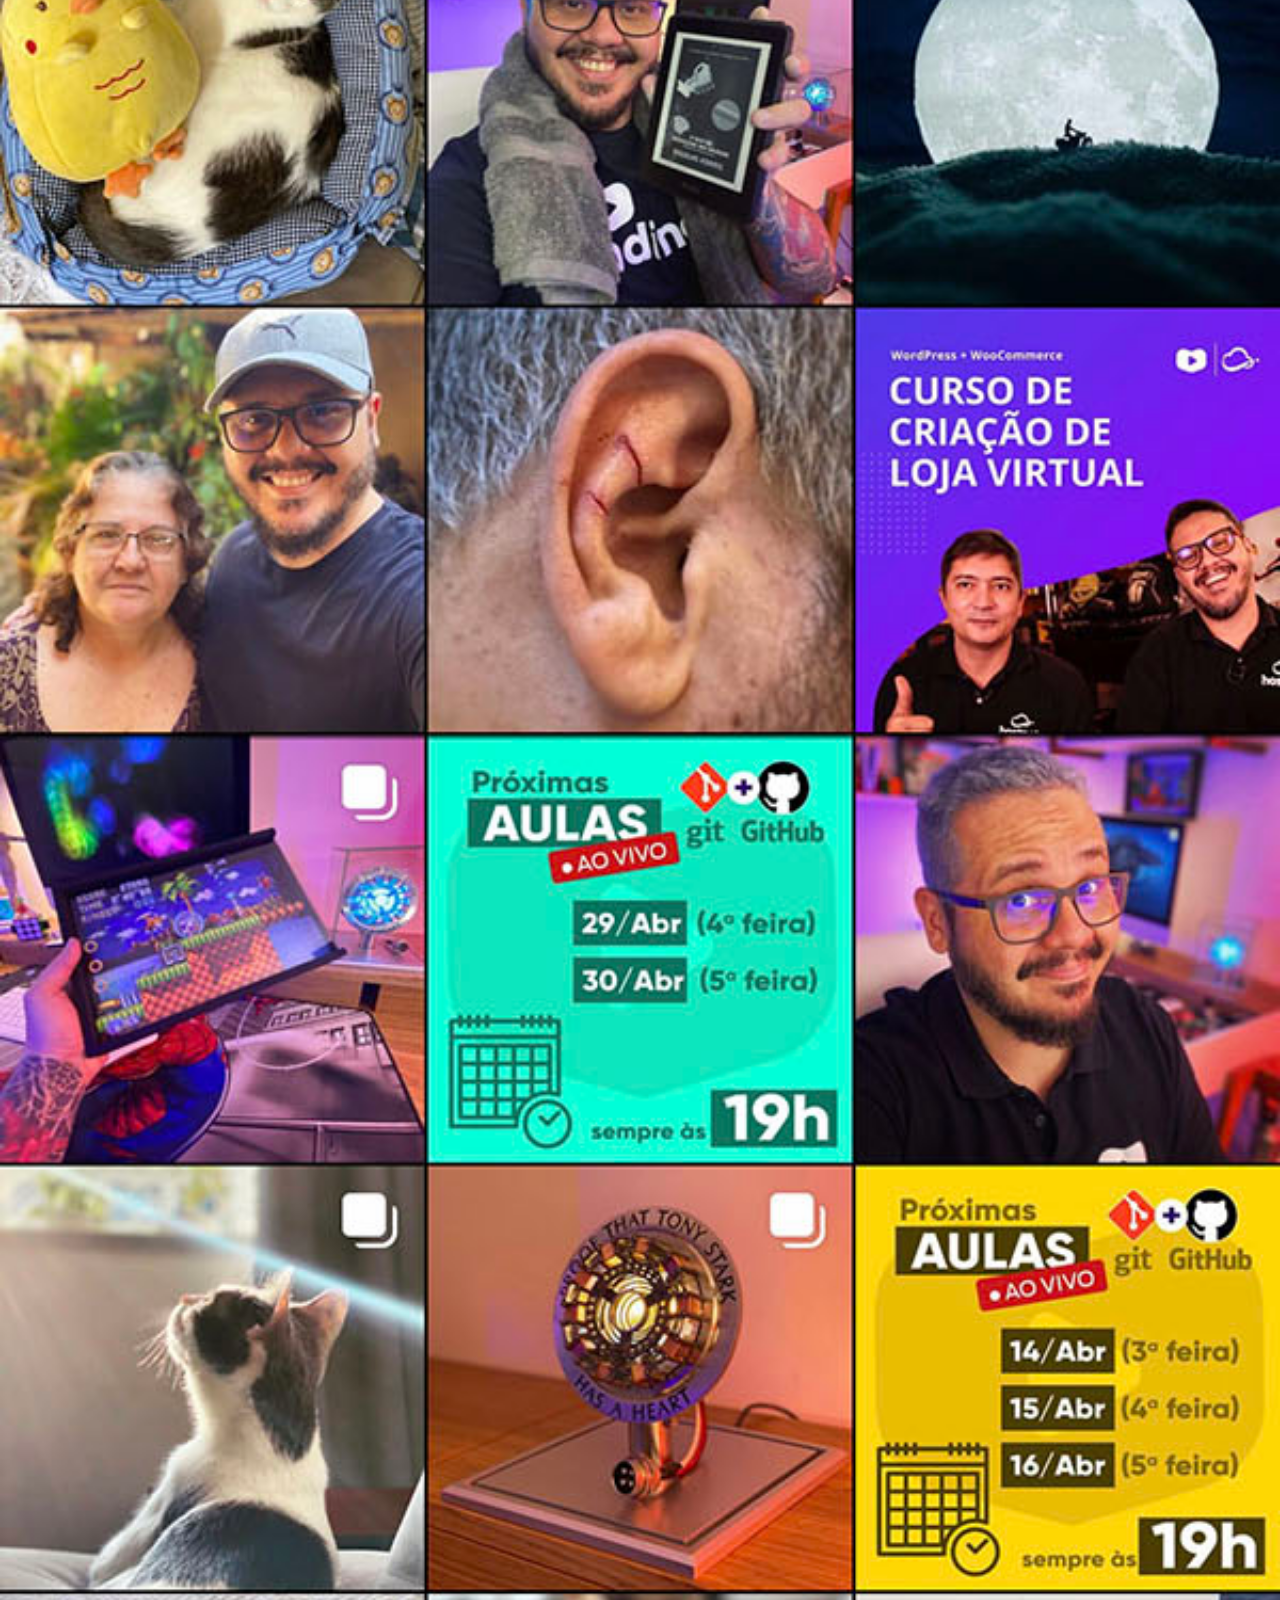
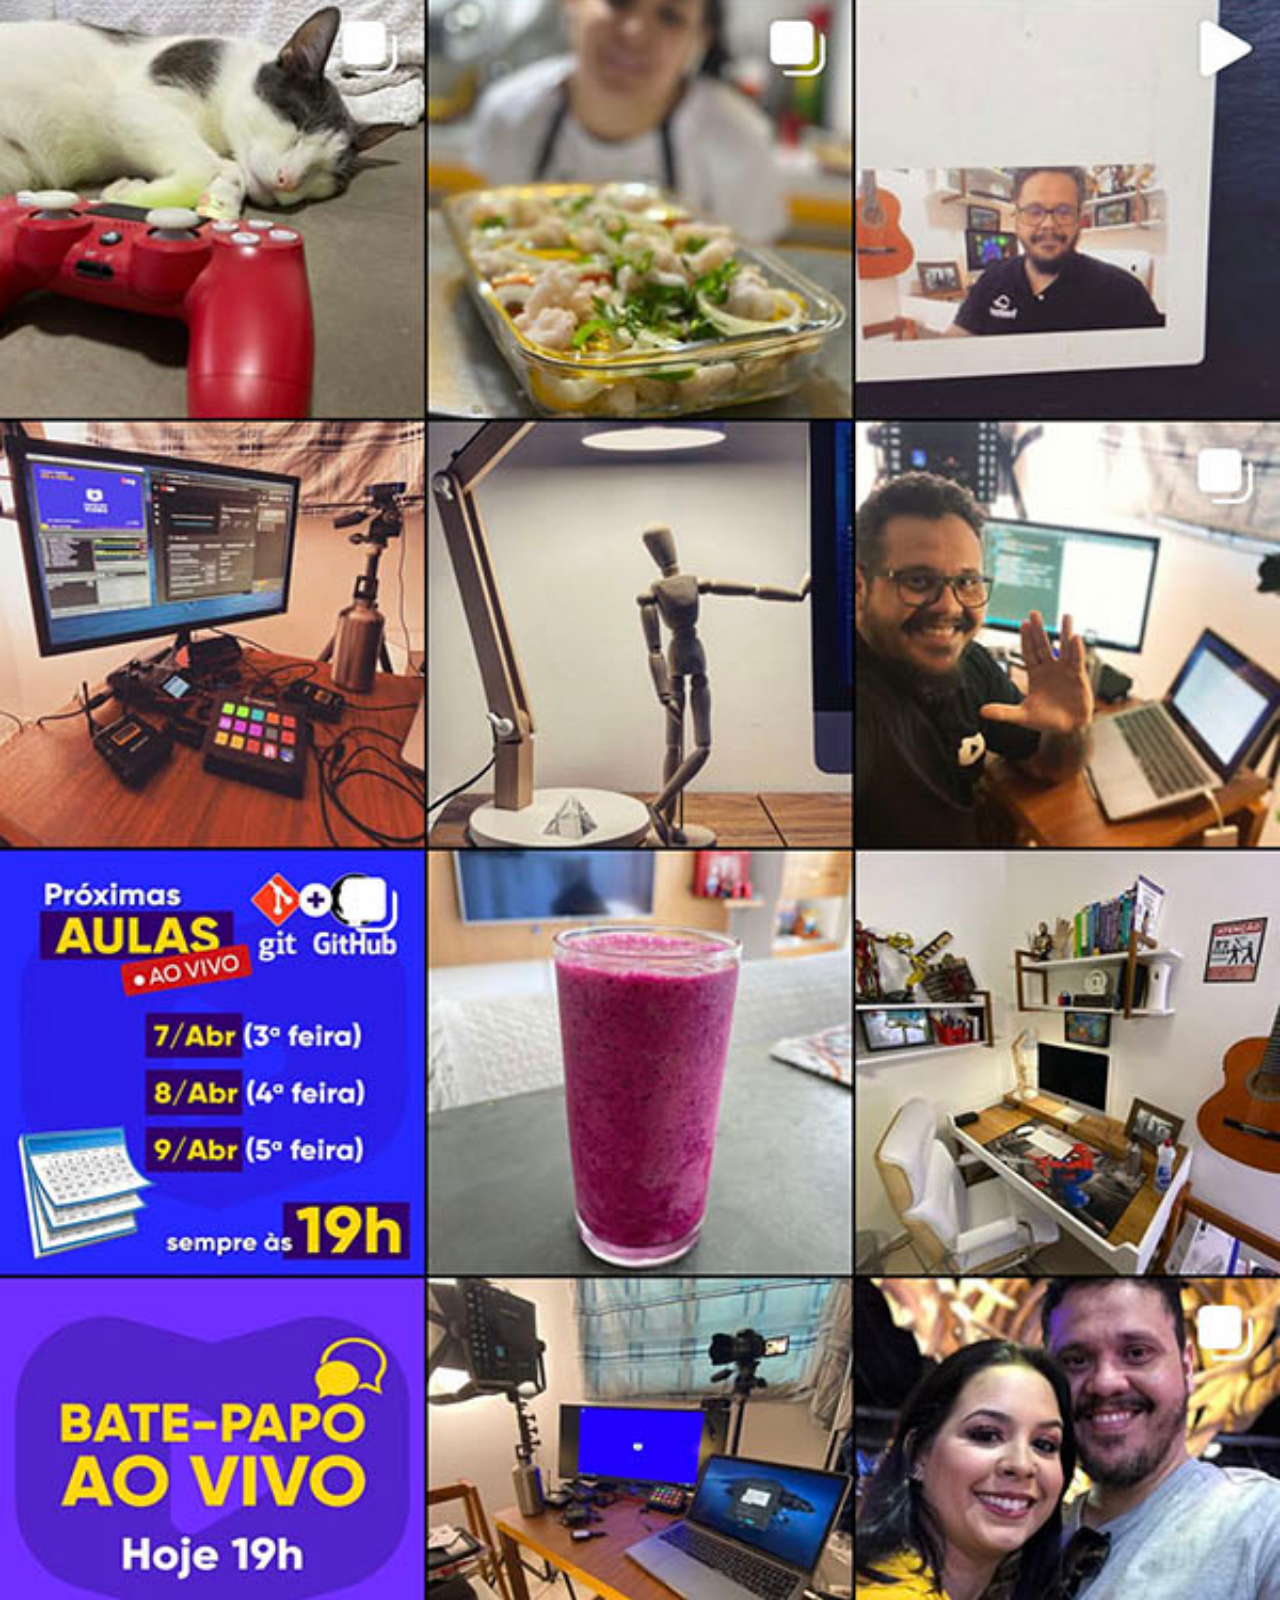
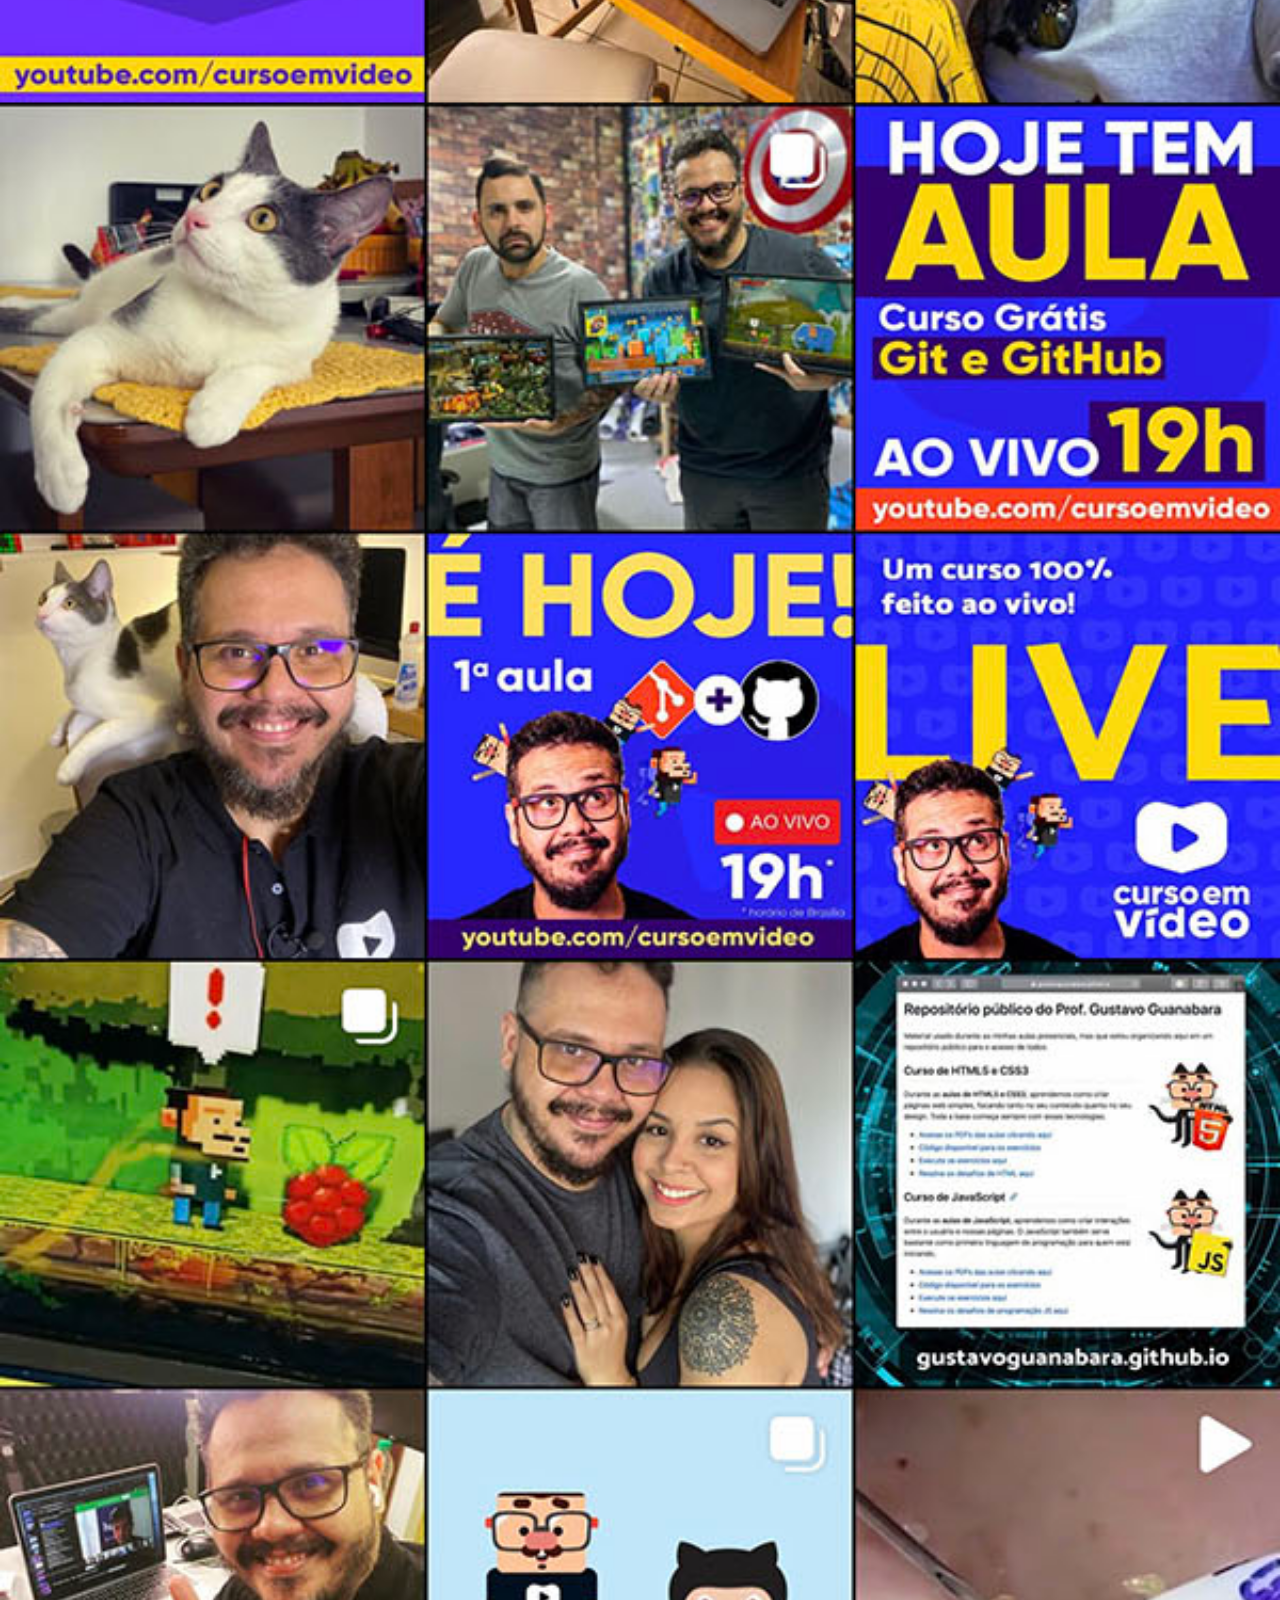
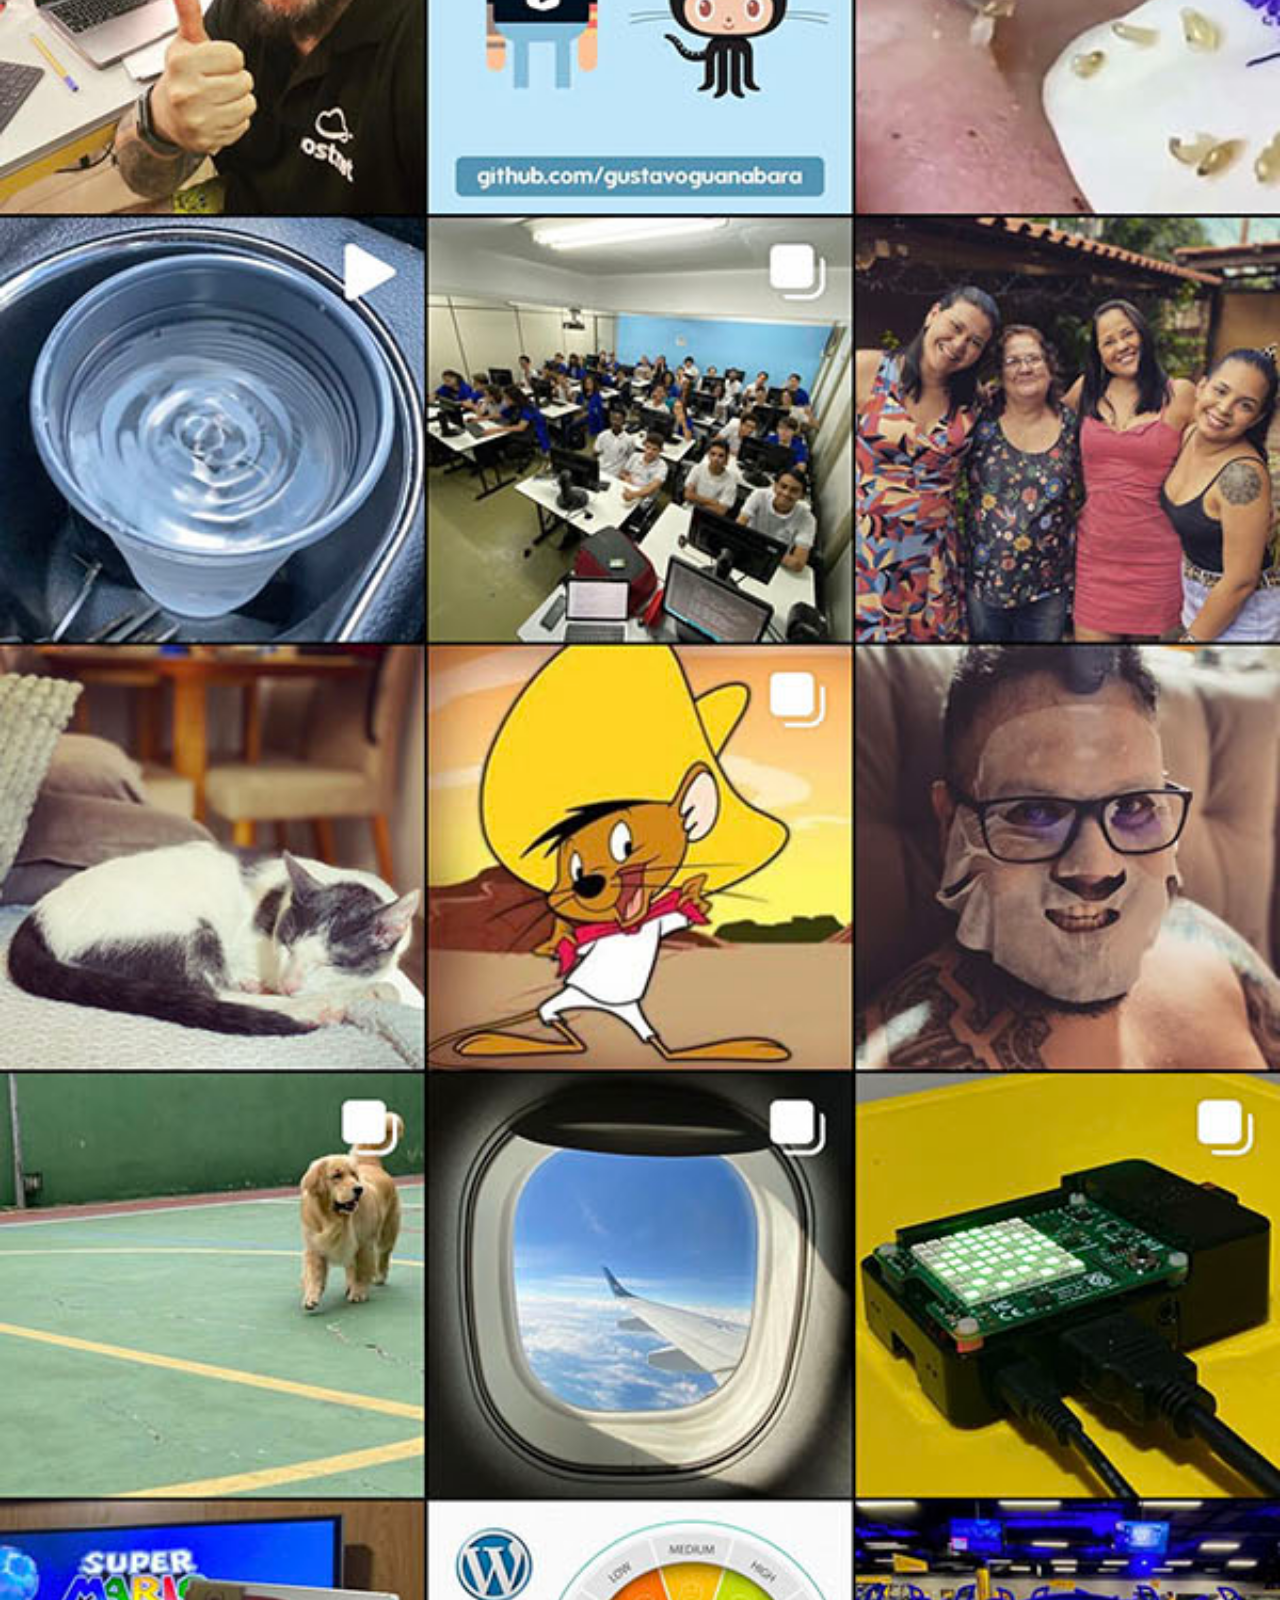
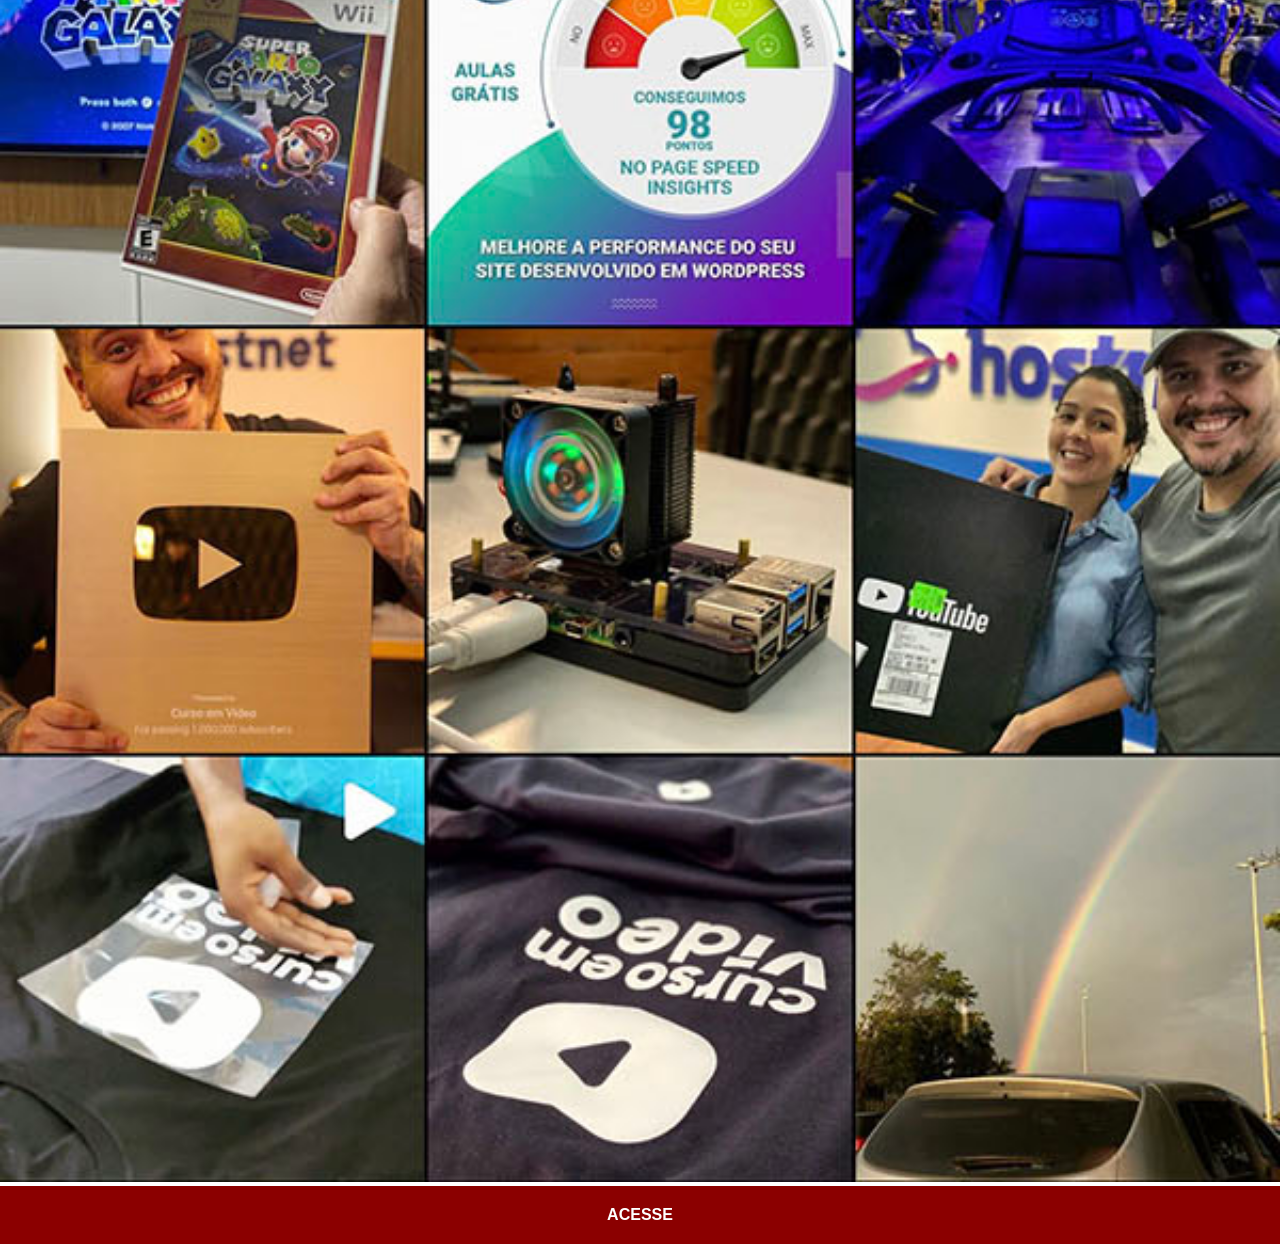
<file: Instagram.html>
<!DOCTYPE html>
<html lang="pt-br">
<head>
    <meta charset="UTF-8">
    <meta name="viewport" content="width=device-width, initial-scale=1.0">
    <title>tela-instagram</title>
    <link rel="stylesheet" href="estilo/social.css">
</head>
<body>
    <img src="imagens/tela-instagram.jpg" alt="Instagram">
    <a href="#">ACESSE</a>
</body>
</html>
</file>
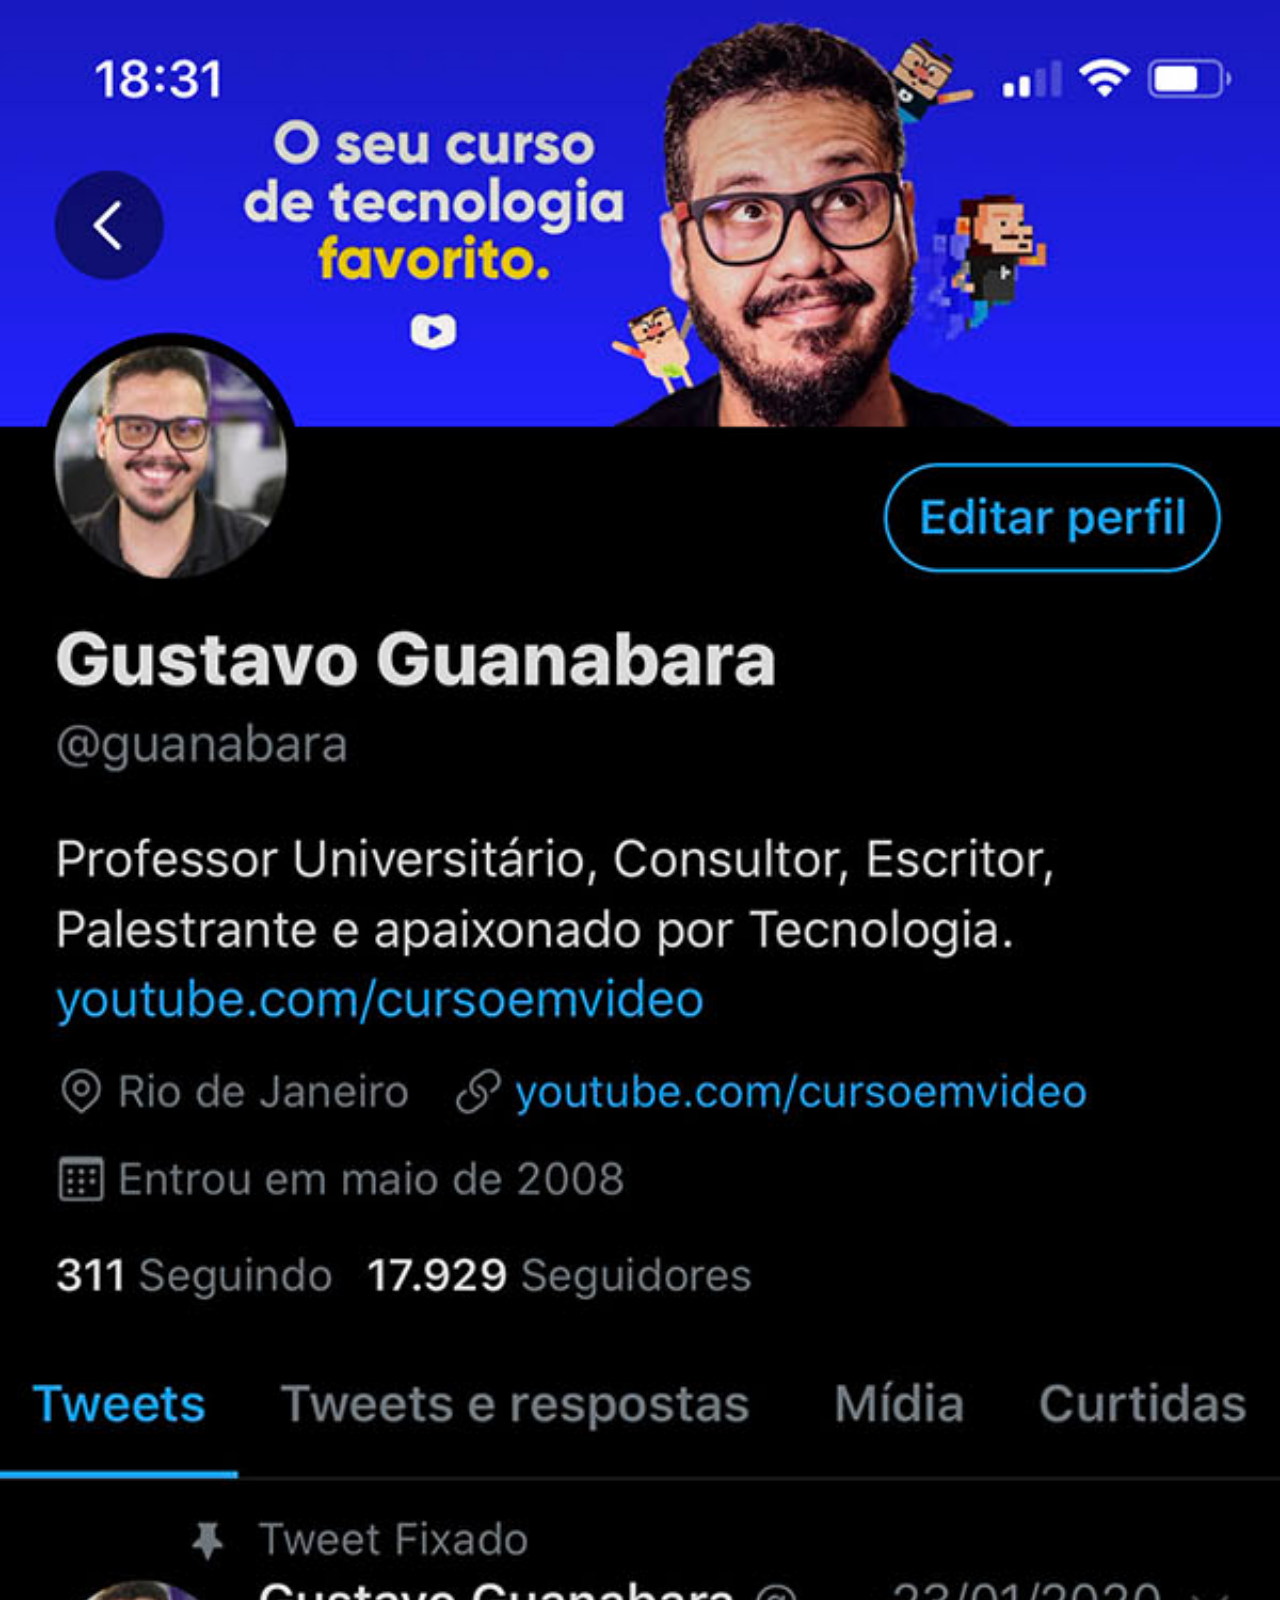
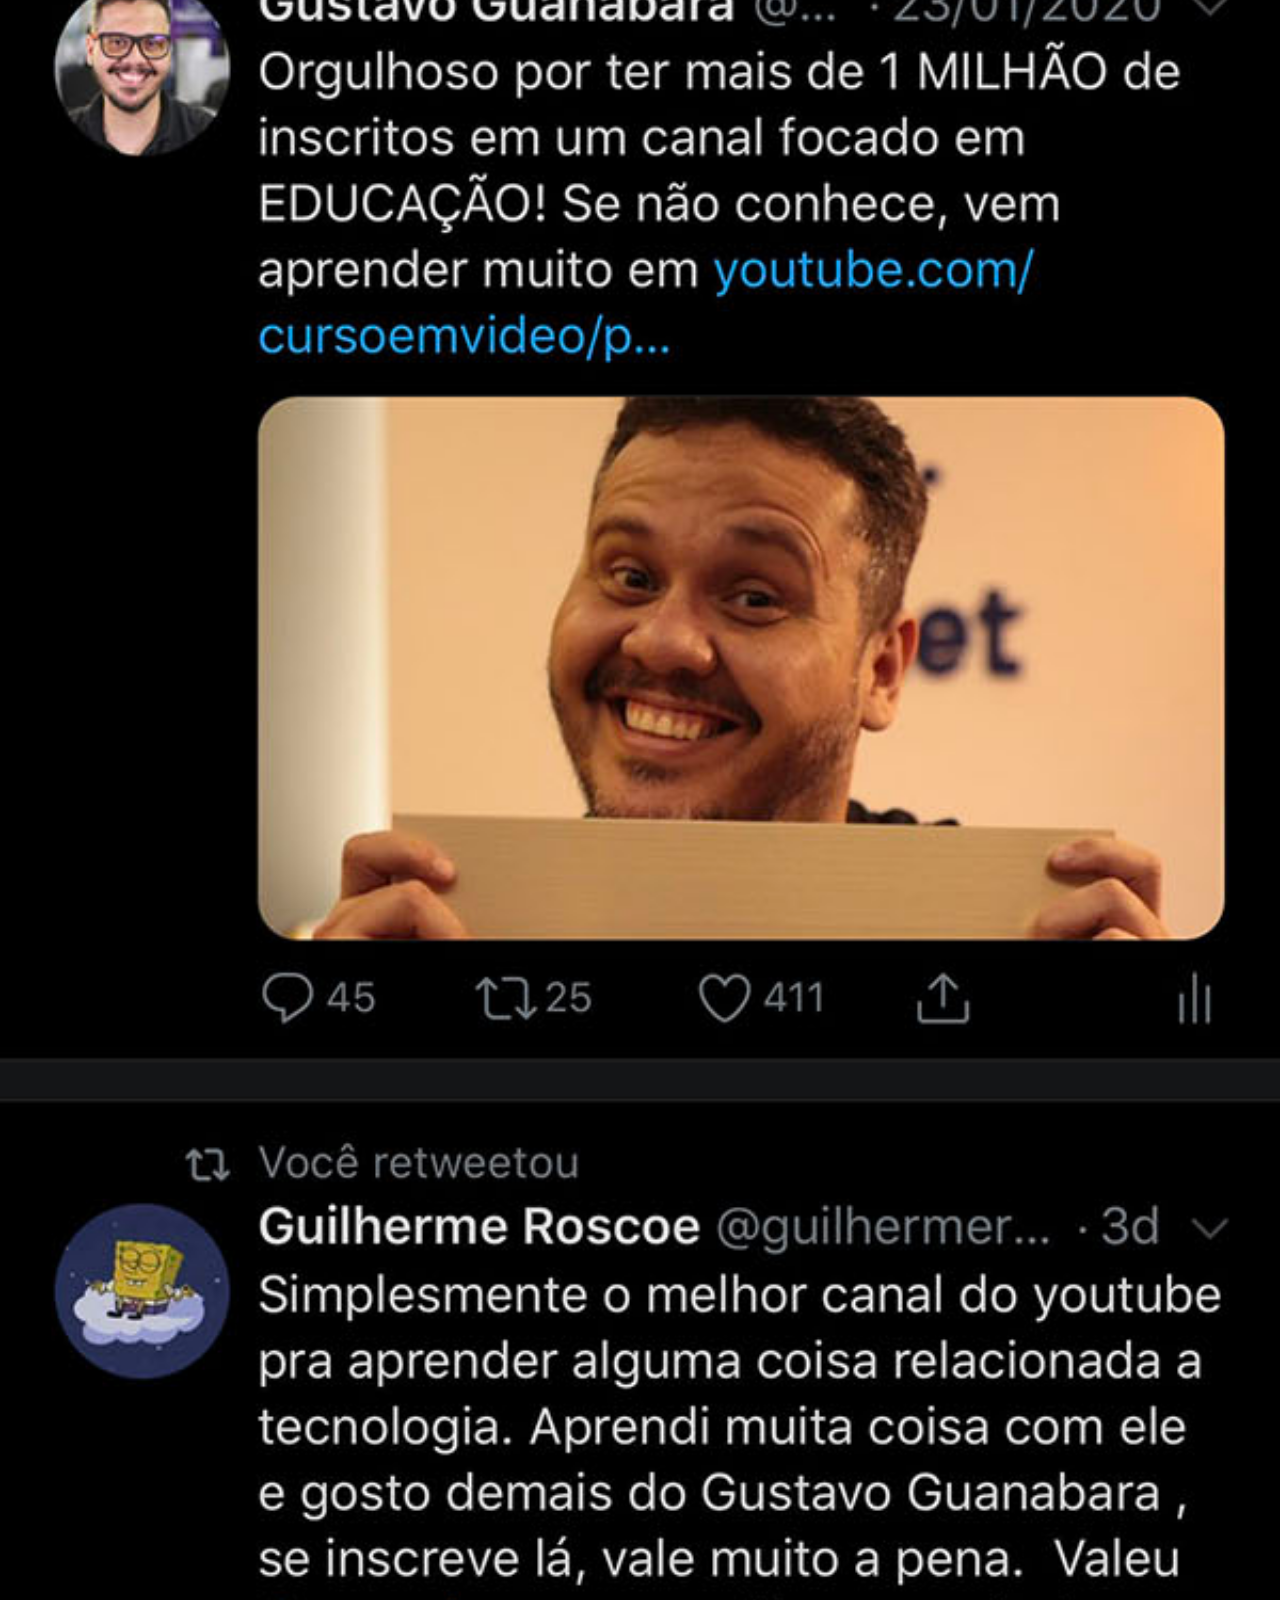
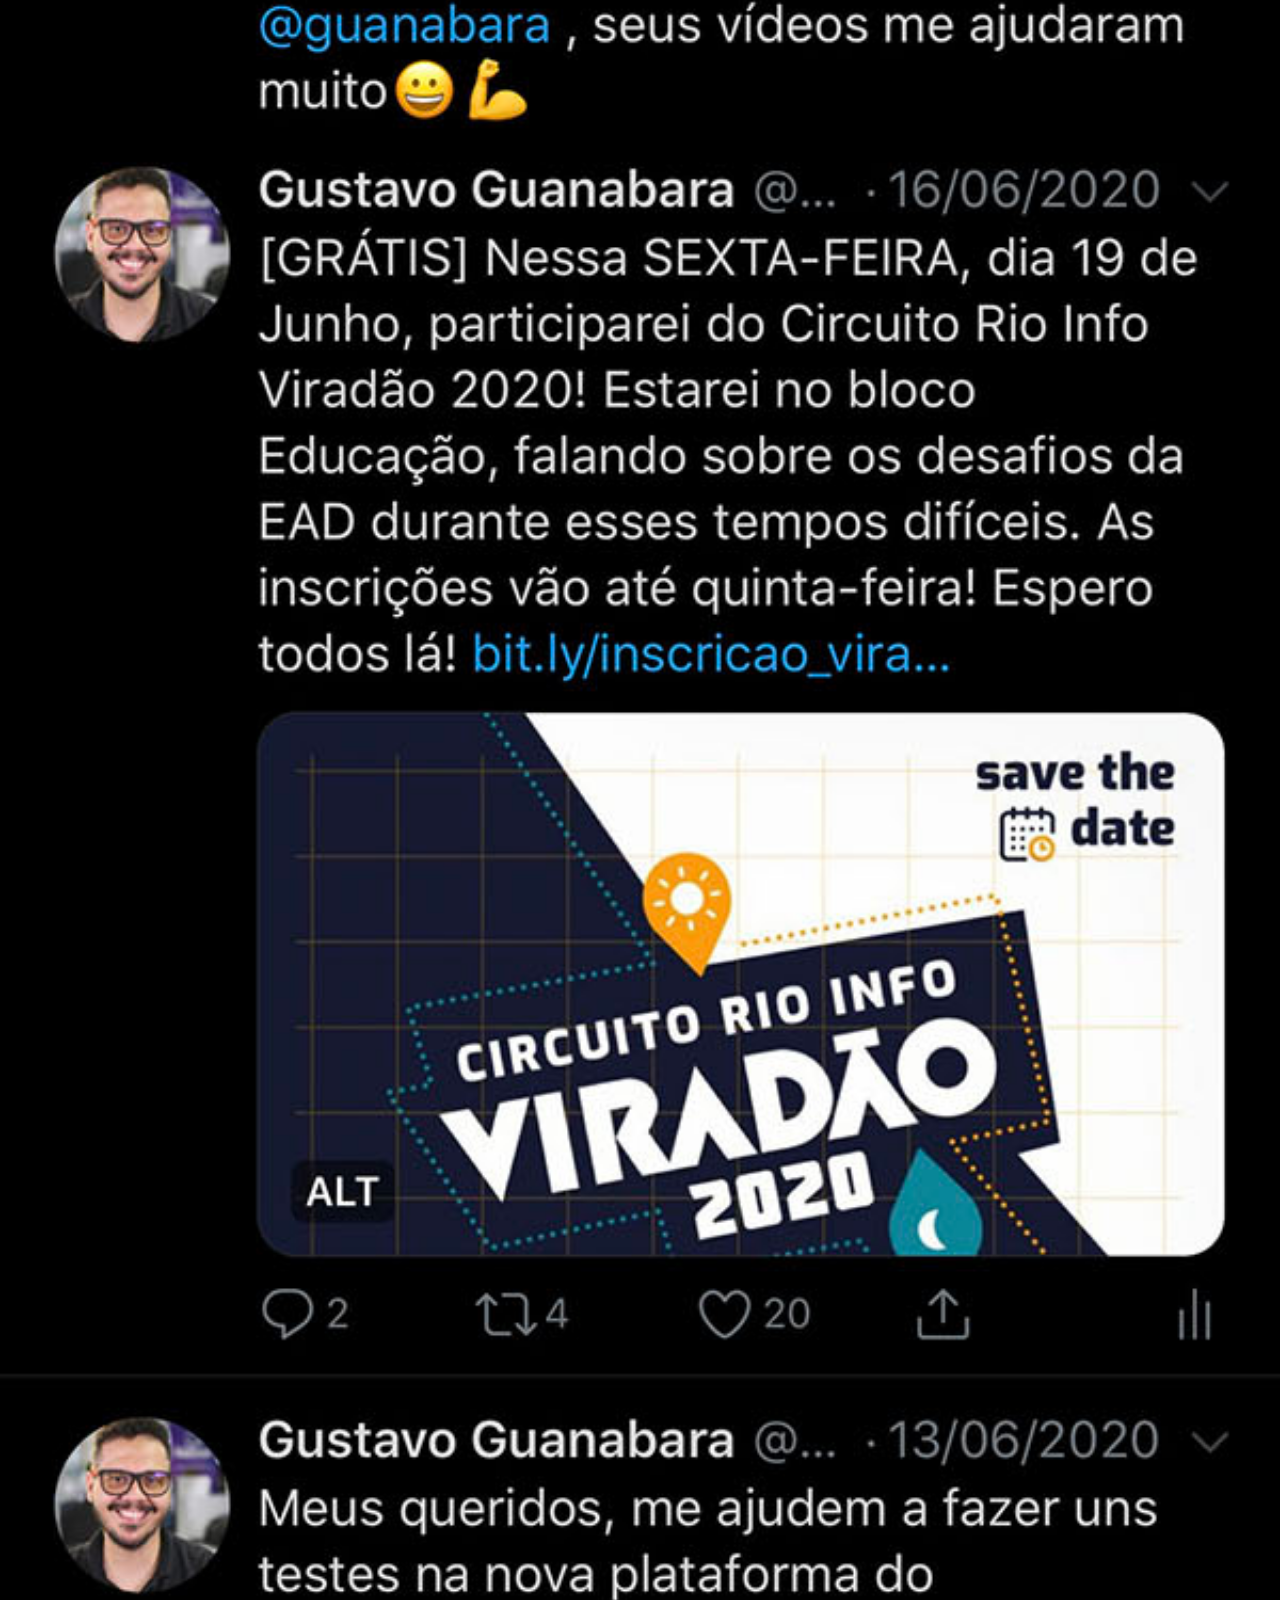
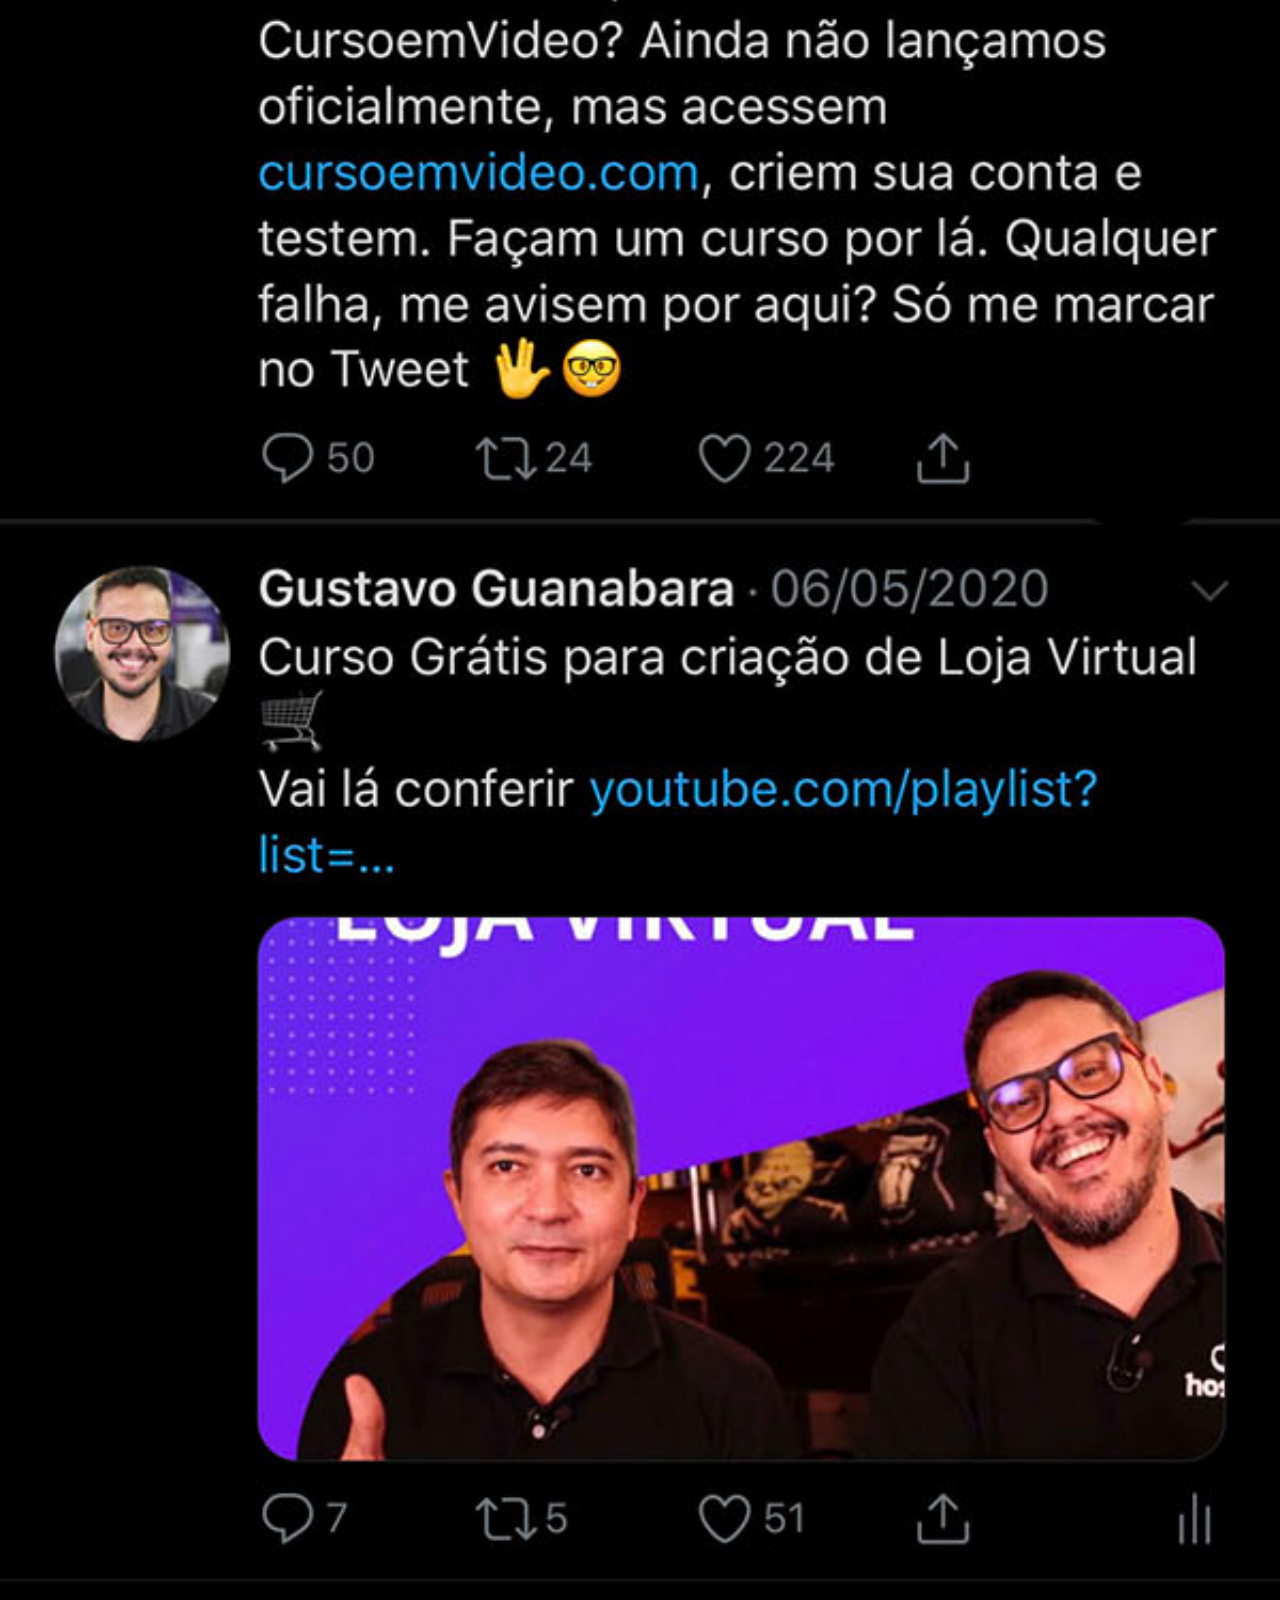
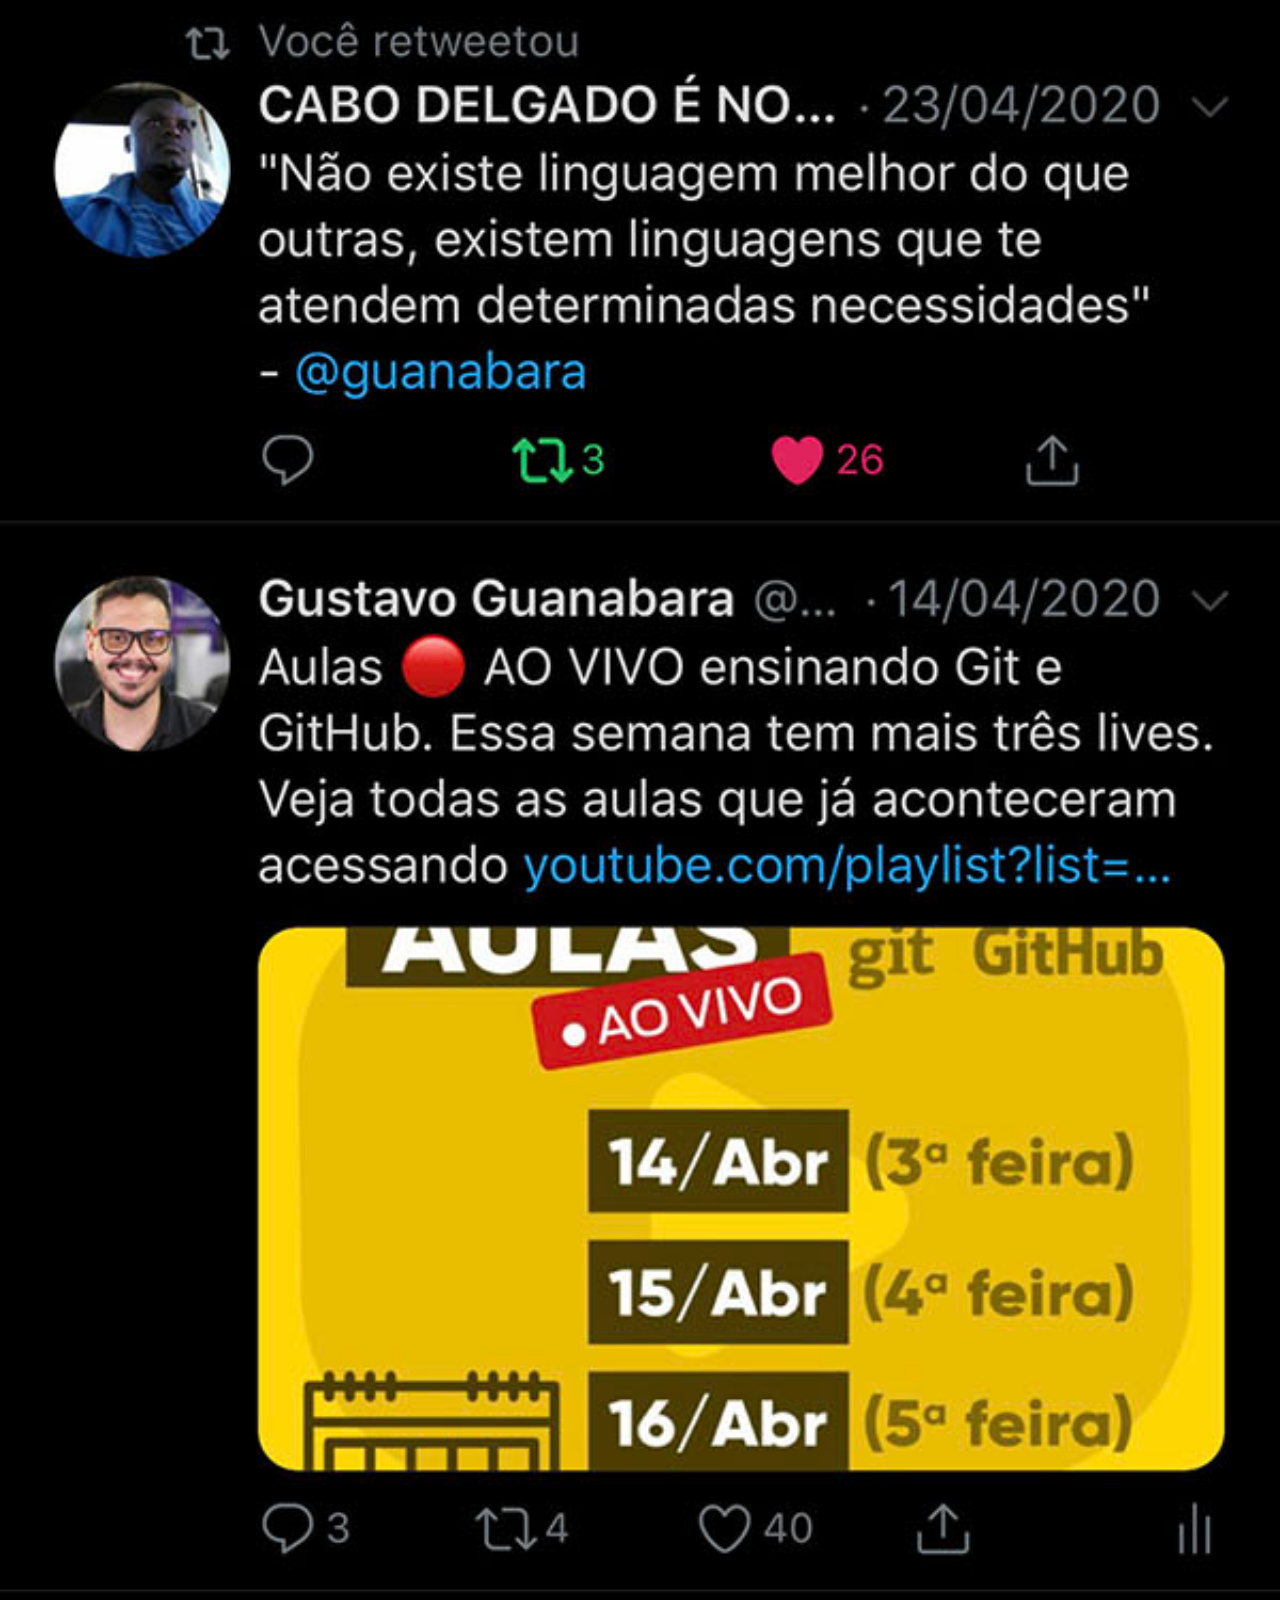
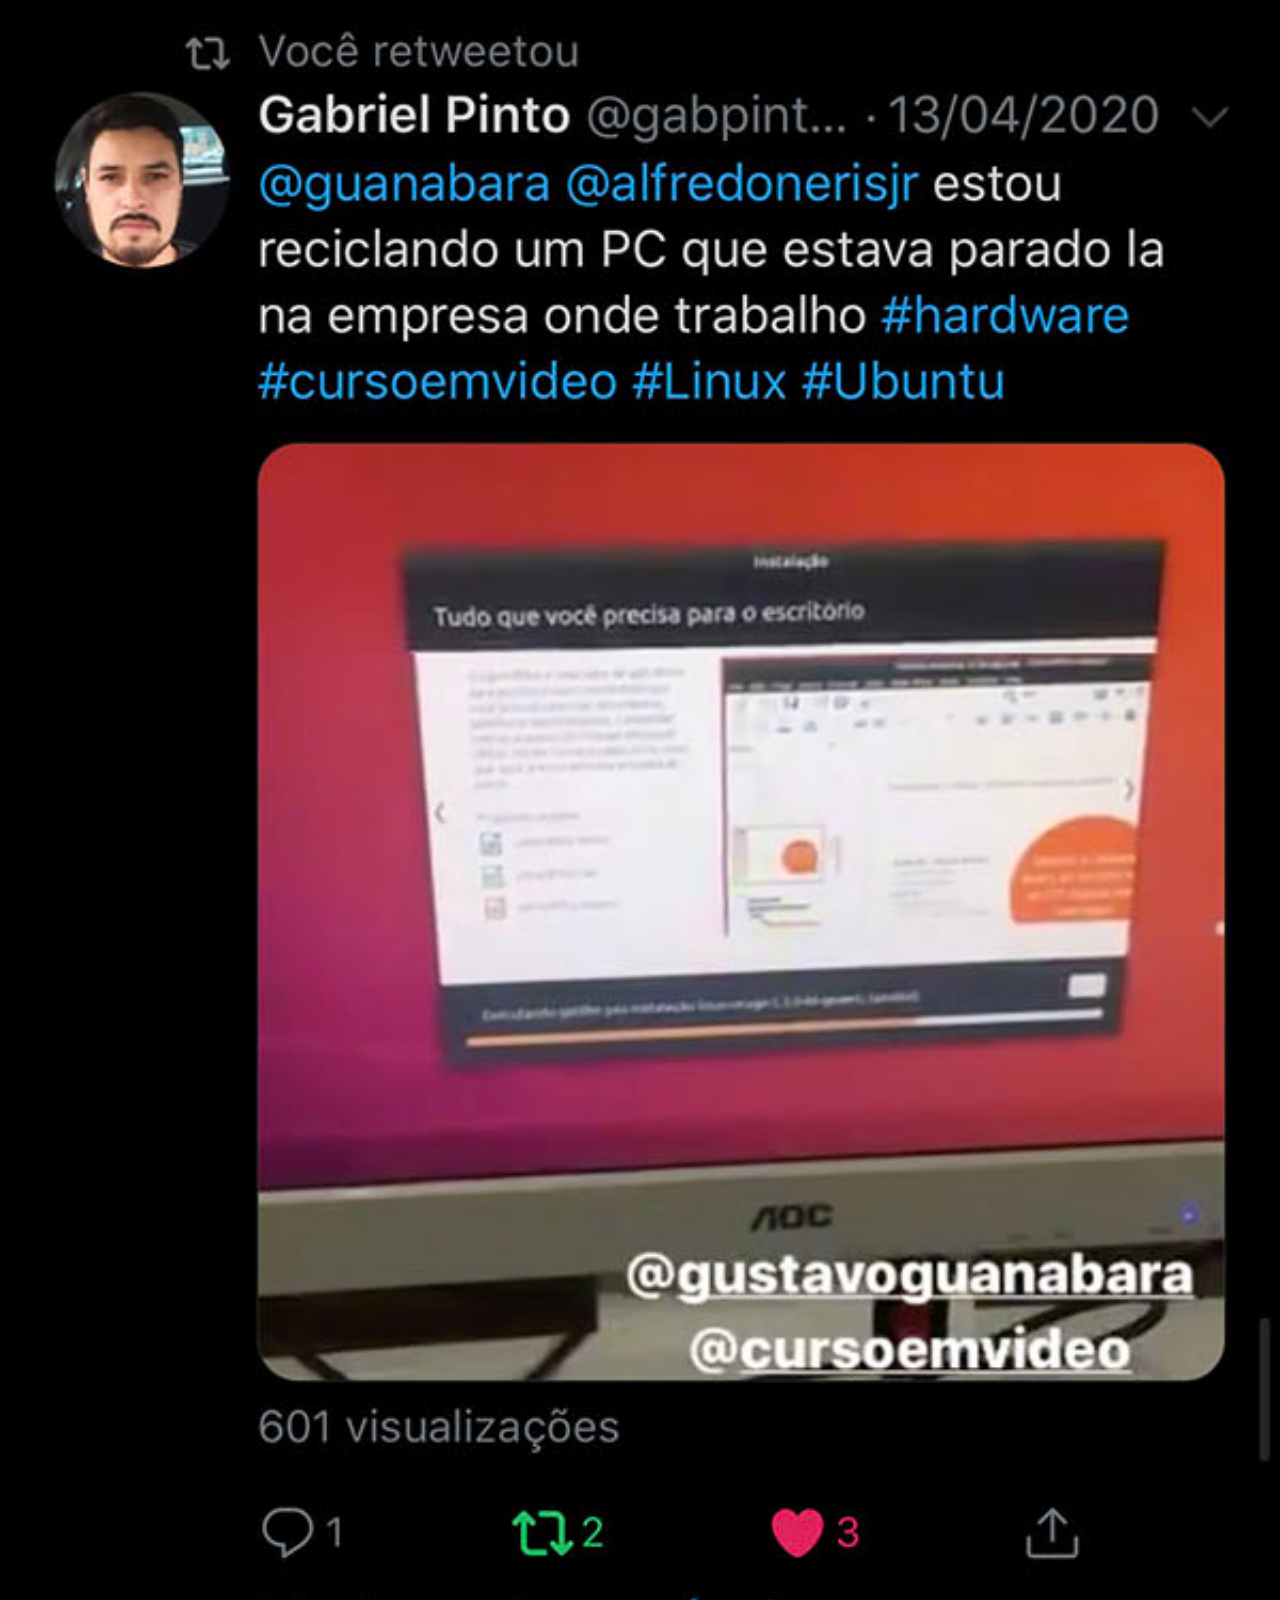
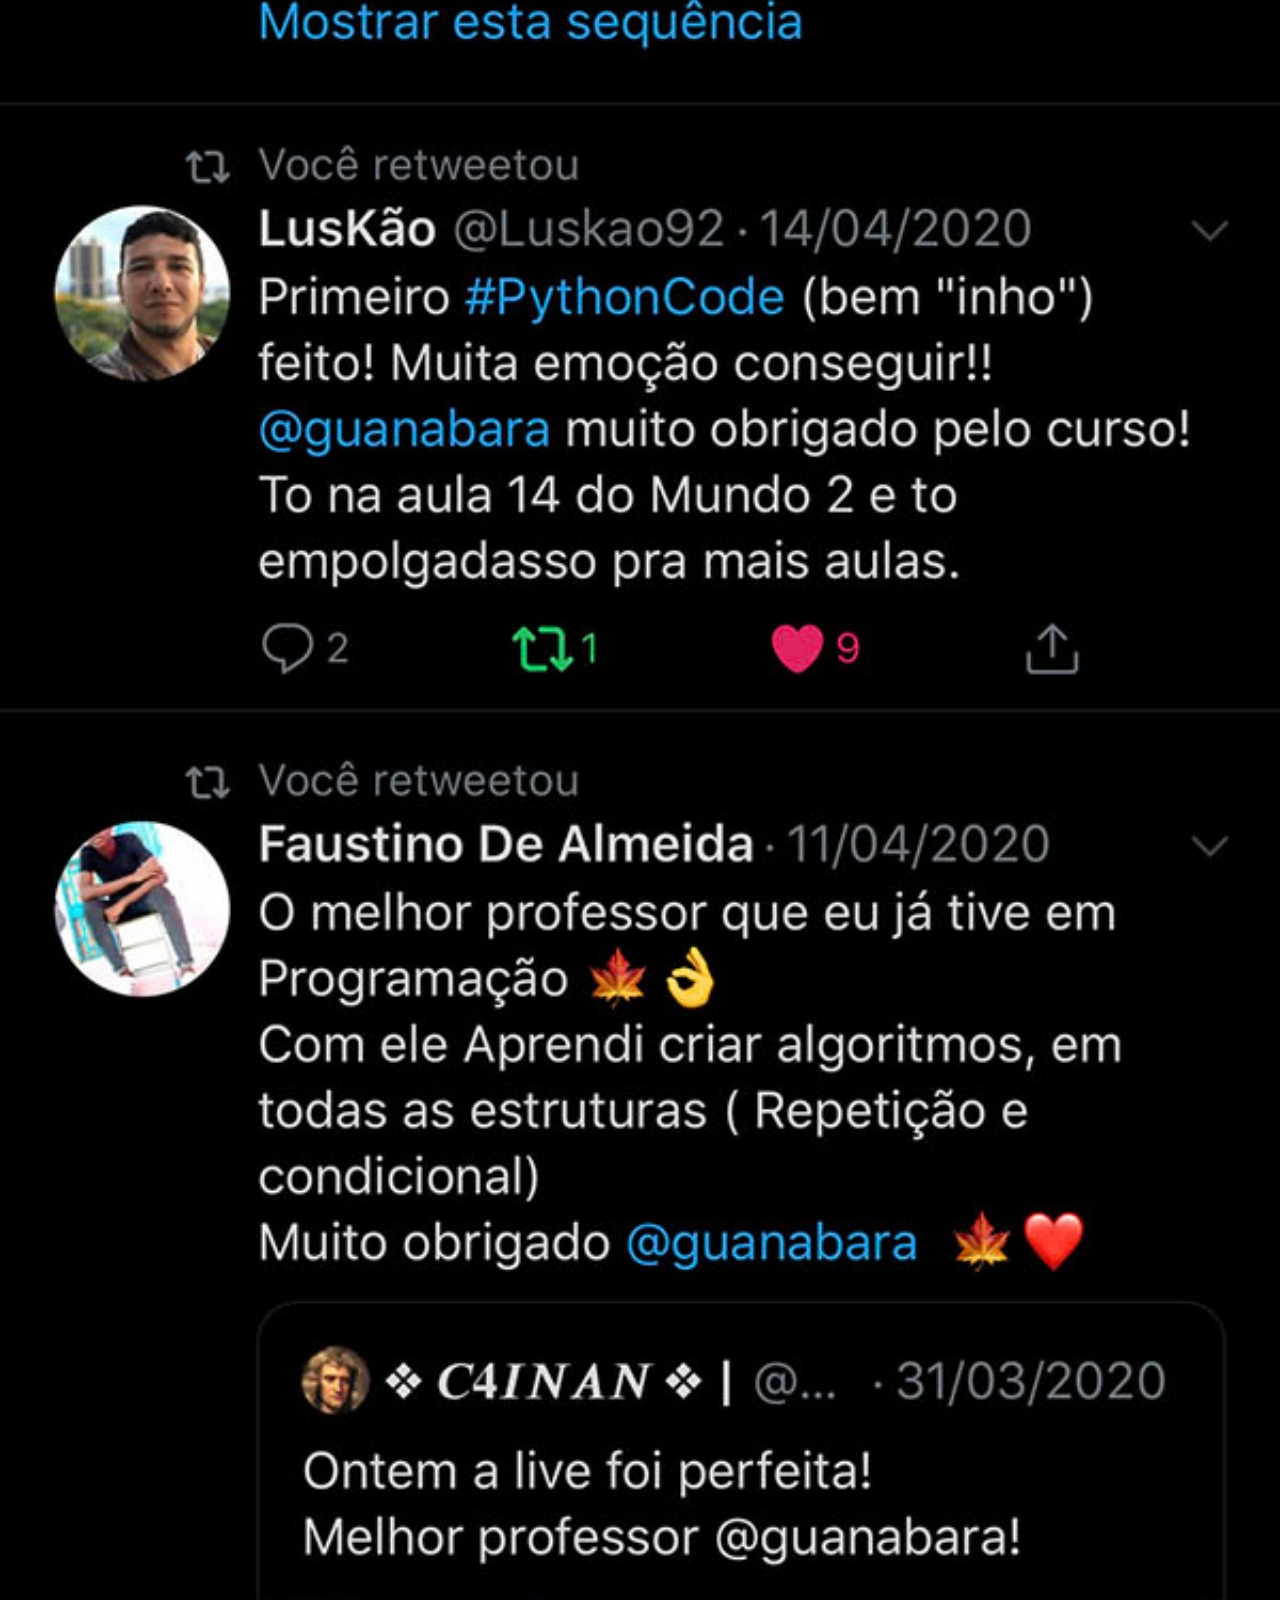
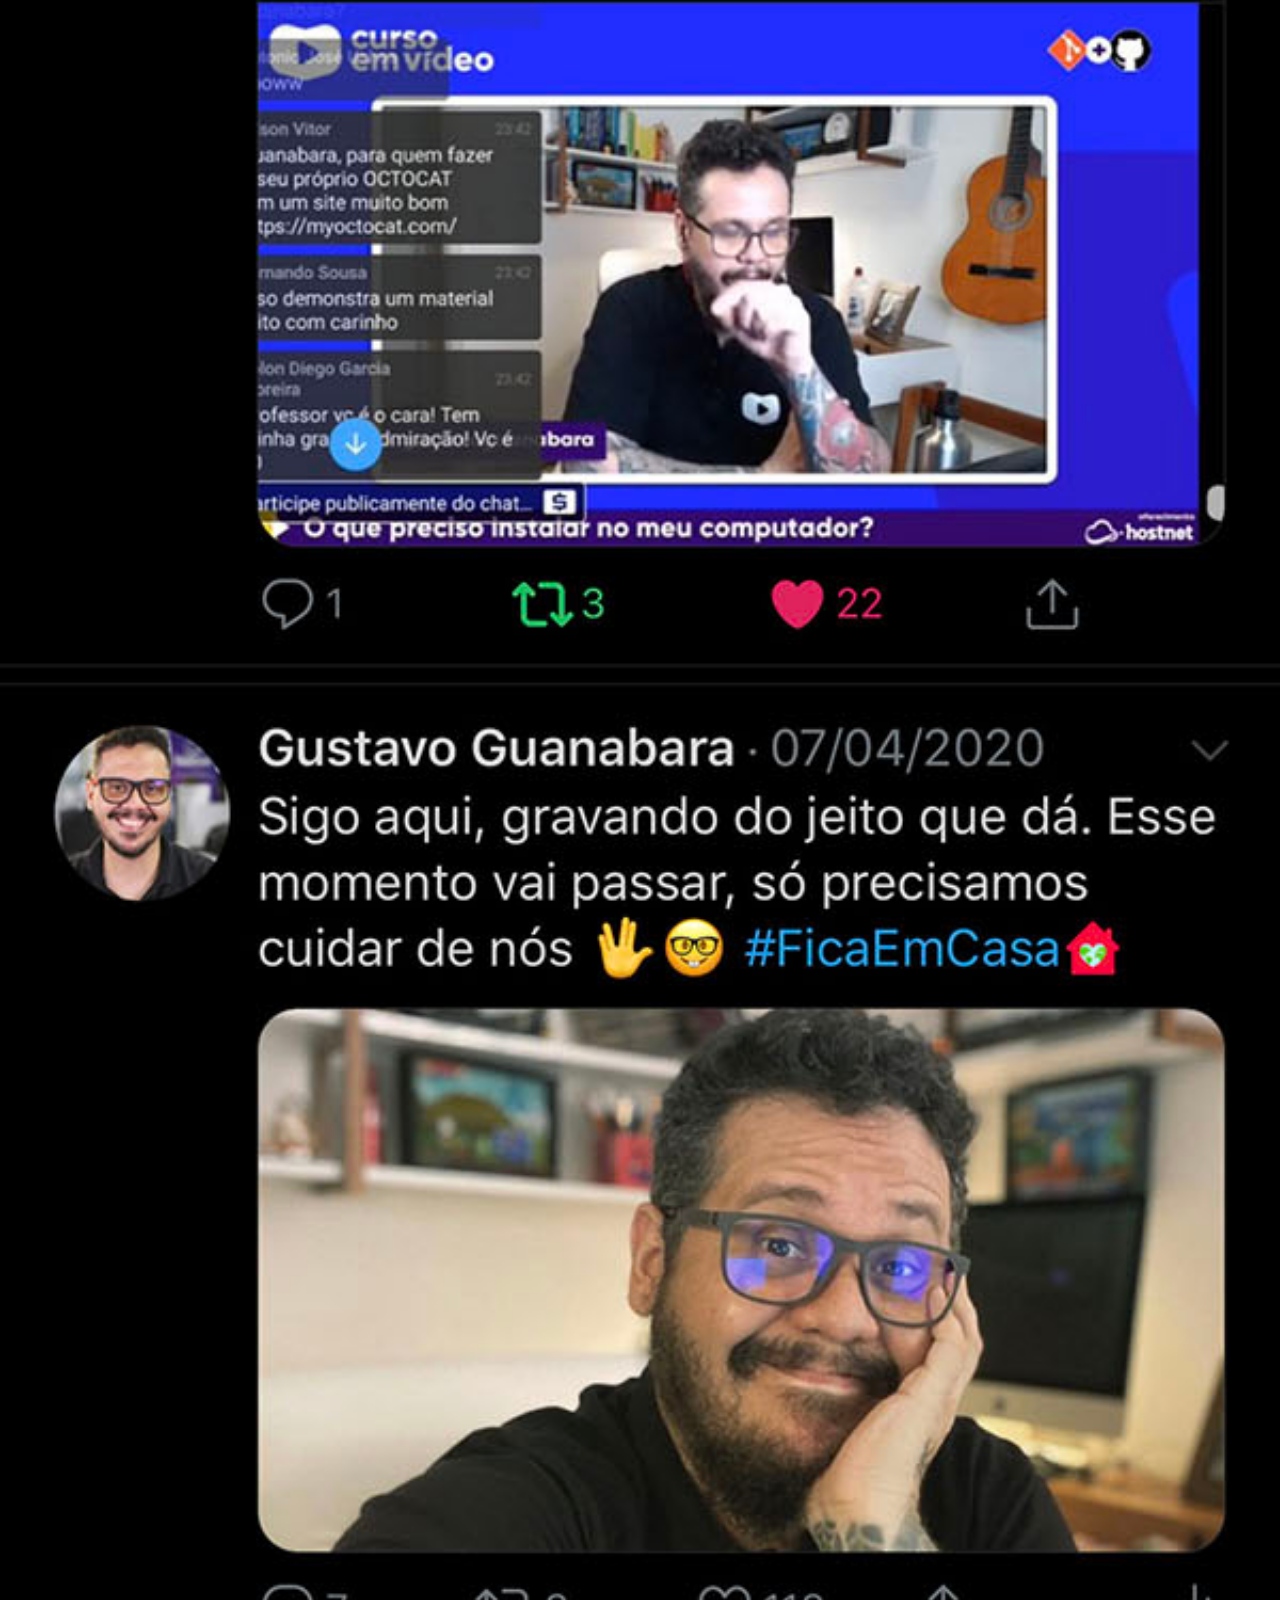
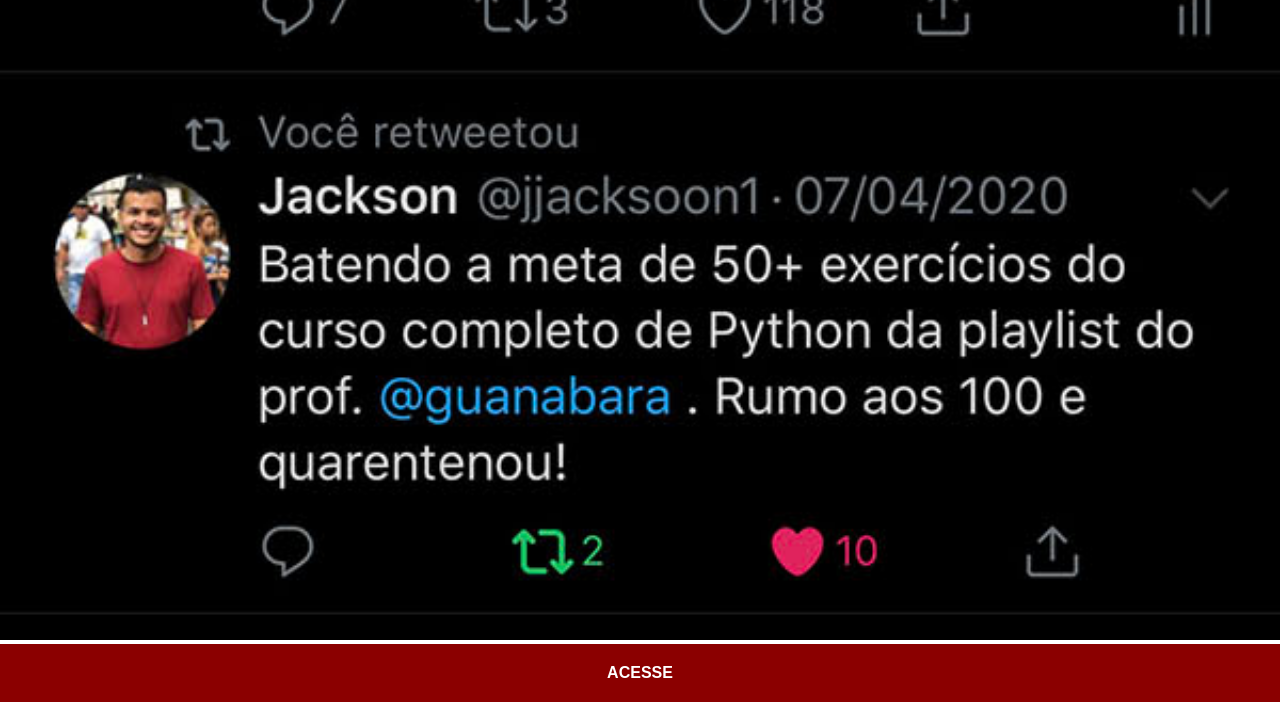
<file: twitter.html>
<!DOCTYPE html>
<html lang="pt-br">
<head>
    <meta charset="UTF-8">
    <meta name="viewport" content="width=device-width, initial-scale=1.0">
    <title>tela-twitter</title>
    <link rel="stylesheet" href="estilo/social.css">
</head>
<body>
    <img src="imagens/tela-twitter.jpg" alt="Twitter">
    <a href="#">ACESSE</a>
</body>
</html>
</file>
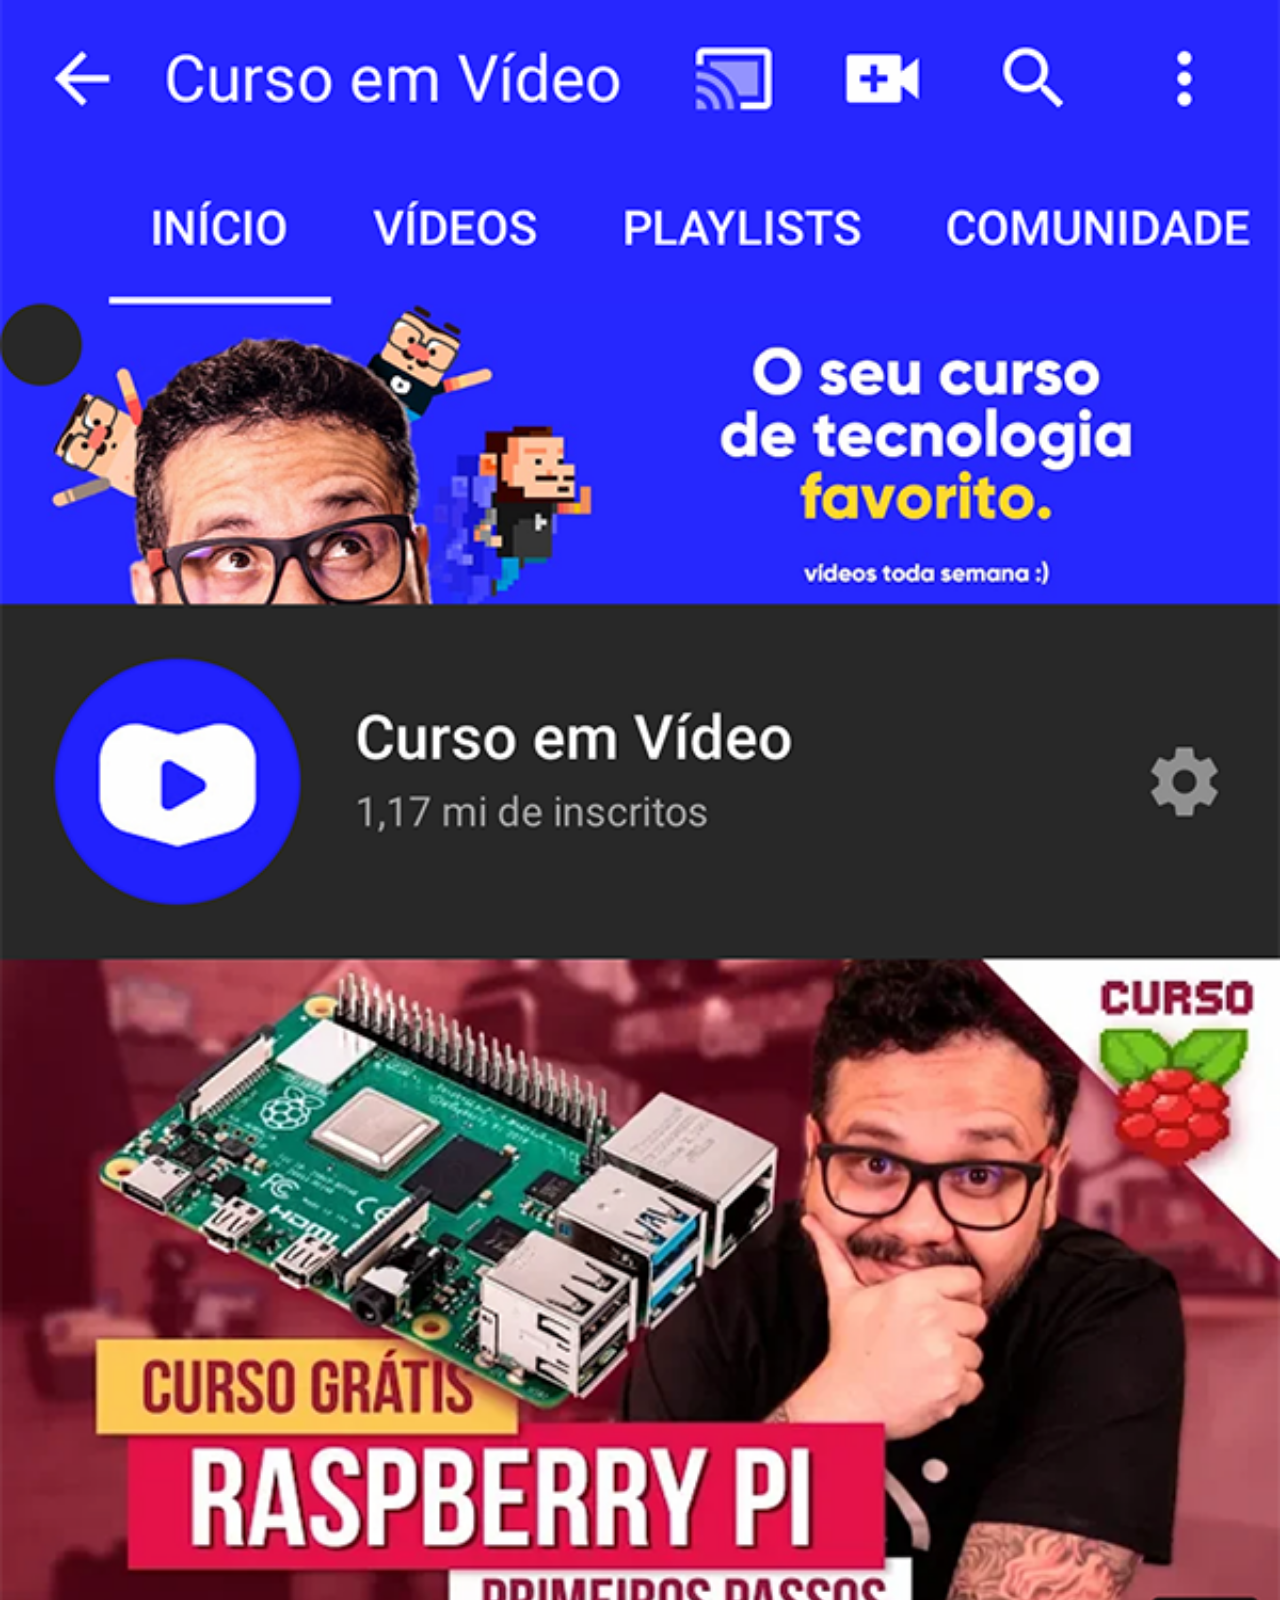
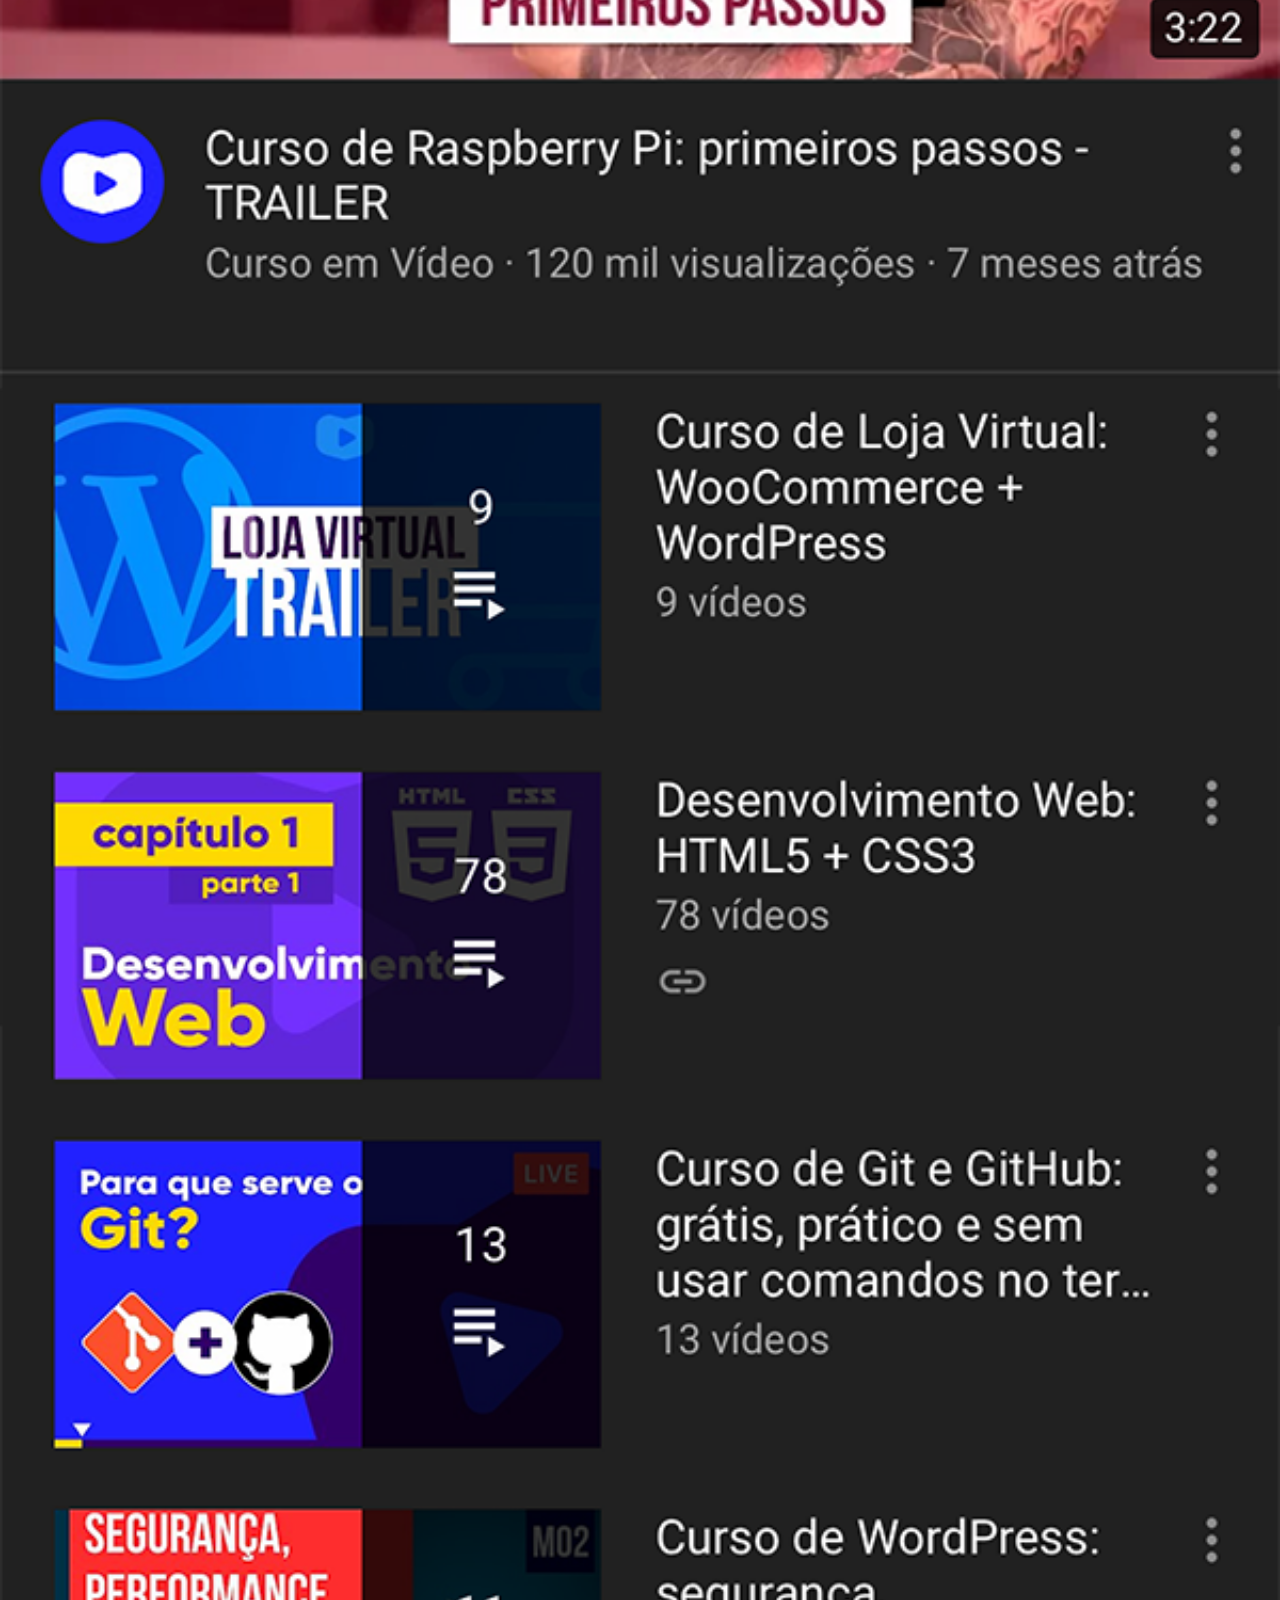
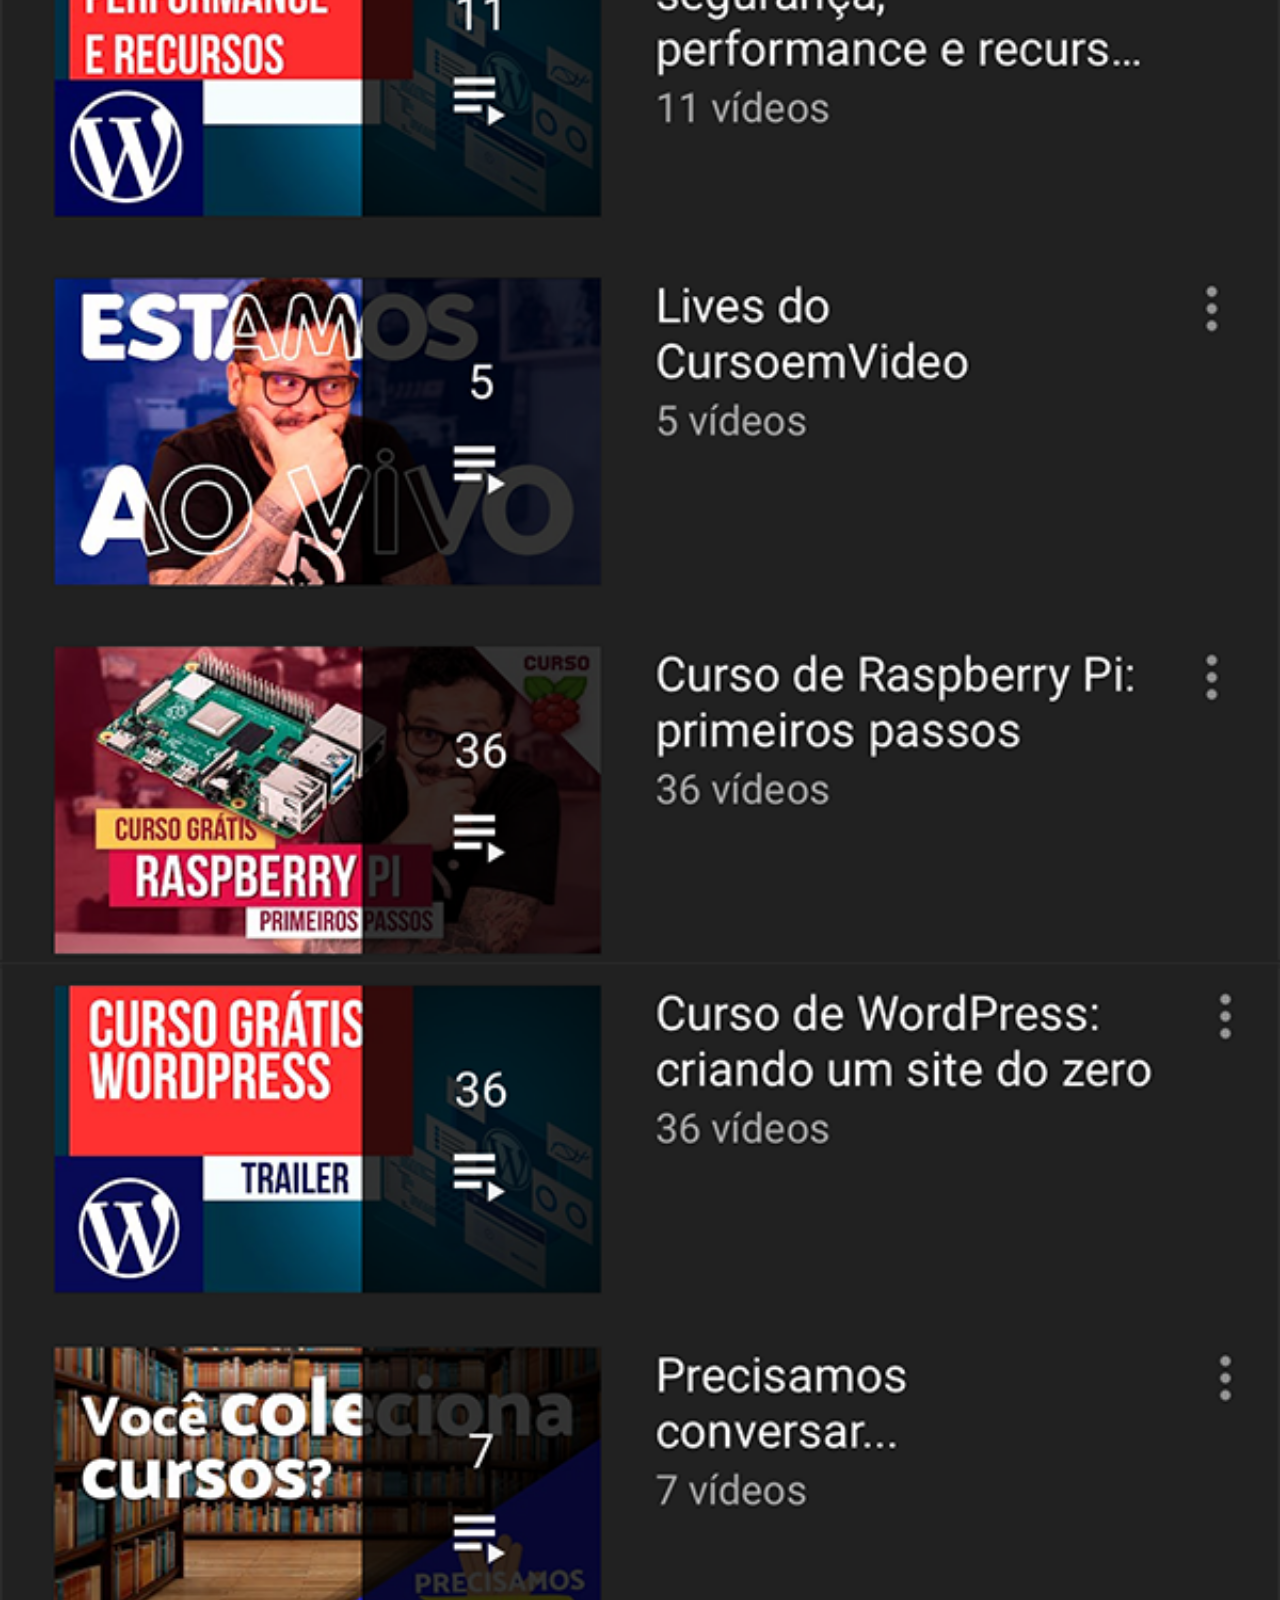
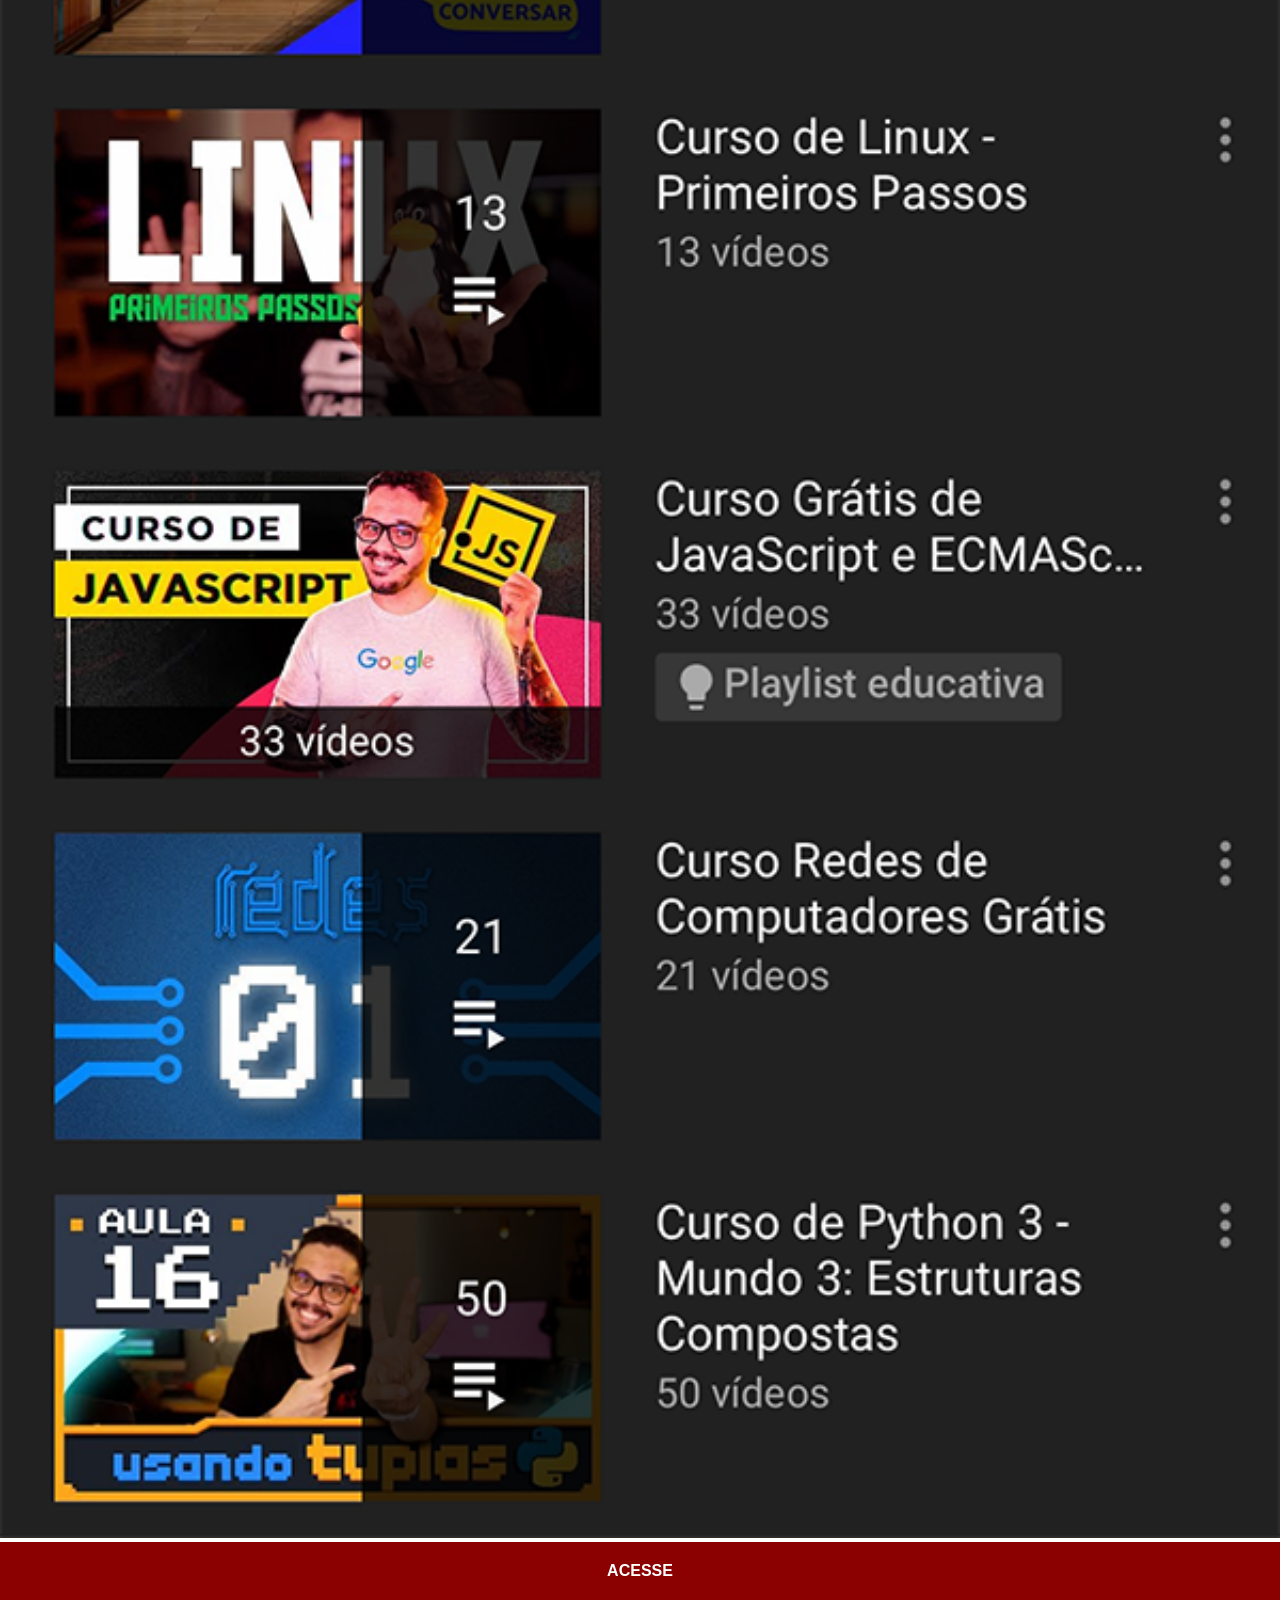
<file: youtube.html>
<!DOCTYPE html>
<html lang="pt-br">
<head>
    <meta charset="UTF-8">
    <meta name="viewport" content="width=device-width, initial-scale=1.0">
    <title>tela YouTube</title>
    <link rel="stylesheet" href="estilo/social.css">
</head>
<body>
    <img src="imagens/tela-youtube.png" alt="YouTube">
    <a href="hhtps://Youtube.com/user/cursoemvideo/playlists" target="_blank">ACESSE</a>
</body>
</html>
</file>
<file: estilo/style.css>
* {
    margin: 0px;
    padding: 0px;
    font-family: Arial, Helvetica, sans-serif;
}
html, body {
    height: 100vh;
    width: 100vw;

}
body {
    background: url('../imagens/fundo-madeira.jpg') no-repeat top center;
    background-size: cover;
    background-attachment: fixed;
}
main {
    height: 100vh;
    position: relative;
}
#telefone {
    position: absolute;
    top: 50%;
    left: 50%;
    transform: translate(-50%, -50%);


    height: 627px;
    width: 311px;
    background: url('../imagens/frame-iphone.png') no-repeat;
}
#tela {
    position: relative;
    top: 80px;
    left: 22px;
    width: 269px;
    height: 471px;
}
#redes-social {
    text-align: right;
}
#redes-social img {
    width: 50px;
    margin: 10px;
    border-radius: 50%;
    box-shadow: 2px 2px 5px rgba(0, 0, 0, 0.400);
    box-sizing: border-box;
}
img:hover {
    border: 2px solid rgba(255, 255, 255, 0.600);
    transform: translate(-3px -3px);
    box-shadow: 5px 5px 5px rgba(0, 0, 0, 0.600);
    transition: transform 0.4s border 1s;
}
</file>
<file: estilo/social.css>
* {
    margin: 0px;
    padding: 0px;
    font-family: Arial, Helvetica, sans-serif;
}
::-webkit-scrollbar {
    width: 0px;
    height: 0px;
}
img {
    width: 100vw;
}
a {
    display: block;
    background-color: darkred;
    color: white;
    padding: 20px;
    text-align: center;
    font-weight: bolder;
    text-decoration: none;
}
a:hover {
    background-color: red;
}
</file>
